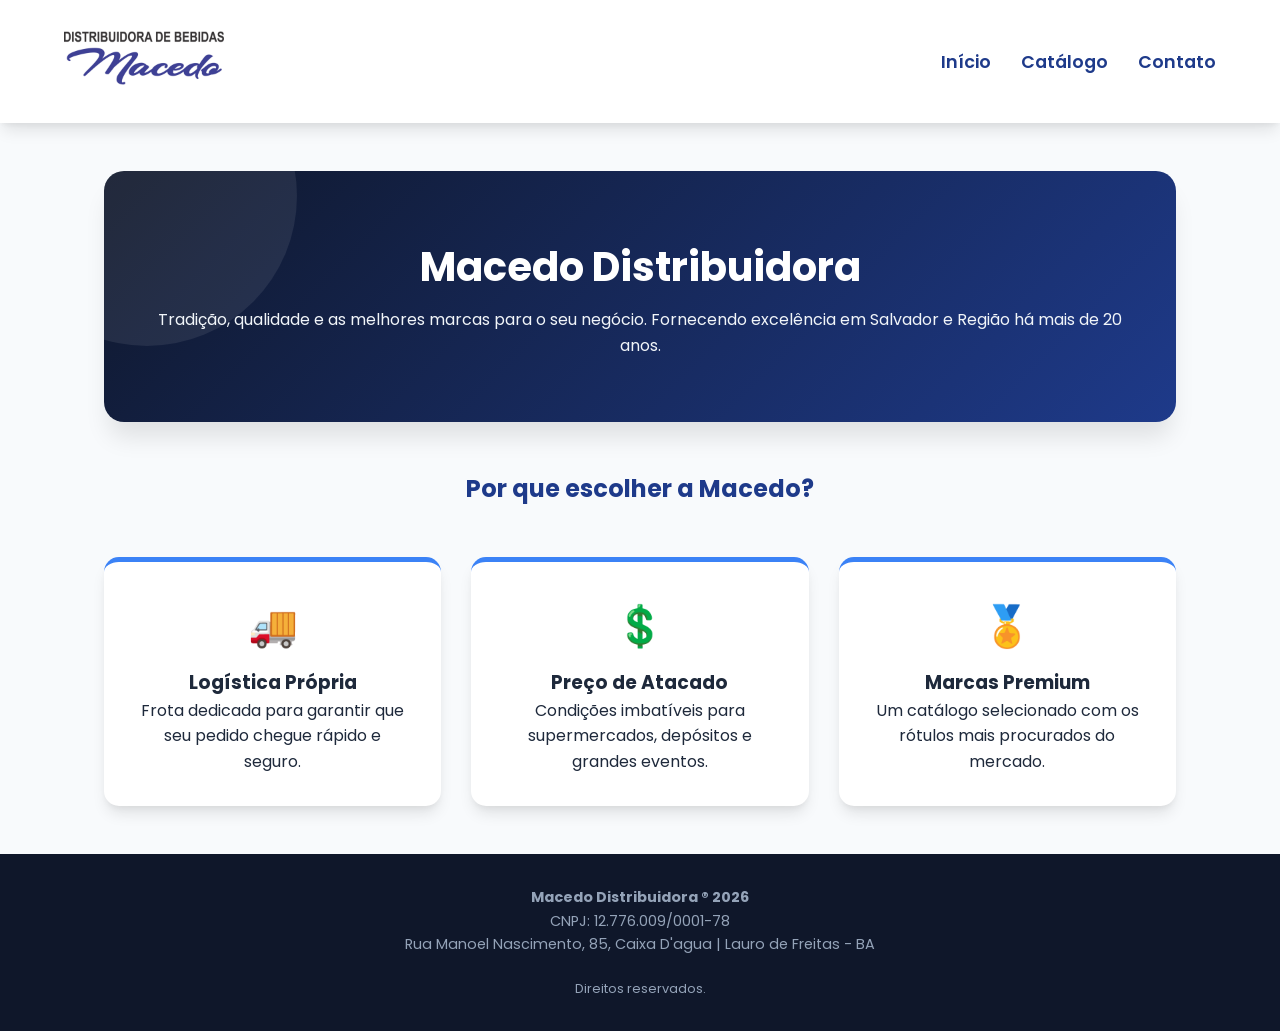
<file: index.html>
<!DOCTYPE html>
<html lang="pt-br">
<head>
    <meta charset="UTF-8">
    <meta name="viewport" content="width=device-width, initial-scale=1.0">
    <title>Macedo Distribuidora | Home</title>
    <link rel="stylesheet" href="style.css">
</head>
<body>

    <header>
        <div class="logo-container">
            <img src="imagens/logo_macedo.png" alt="Macedo Distribuidora">
        </div>
        <nav>
            <ul>
                <li><a href="index.html">Início</a></li>
                <li><a href="catalogo.html">Catálogo</a></li>
                <li><a href="contato.html">Contato</a></li>
            </ul>
        </nav>
    </header>

    <main>
        <section class="hero">
            <h1>Macedo Distribuidora</h1>
            <p>Tradição, qualidade e as melhores marcas para o seu negócio. Fornecendo excelência em Salvador e Região há mais de 20 anos.</p>
        </section>

        <section class="about">
            <h2 style="text-align: center; color: var(--primary-blue); margin-bottom: 20px;">Por que escolher a Macedo?</h2>
            
            <div class="features">
                <div class="feature-box">
                    <div style="font-size: 2.5rem; margin-bottom: 10px;">🚚</div>
                    <h3>Logística Própria</h3>
                    <p>Frota dedicada para garantir que seu pedido chegue rápido e seguro.</p>
                </div>
                <div class="feature-box">
                    <div style="font-size: 2.5rem; margin-bottom: 10px;">💲</div>
                    <h3>Preço de Atacado</h3>
                    <p>Condições imbatíveis para supermercados, depósitos e grandes eventos.</p>
                </div>
                <div class="feature-box">
                    <div style="font-size: 2.5rem; margin-bottom: 10px;">🏅</div>
                    <h3>Marcas Premium</h3>
                    <p>Um catálogo selecionado com os rótulos mais procurados do mercado.</p>
                </div>
            </div>
        </section>
    </main>

    <footer>
        <p><strong>Macedo Distribuidora ® 2026</strong></p>
        <p>CNPJ: 12.776.009/0001-78</p>
        <p>Rua Manoel Nascimento, 85, Caixa D'agua | Lauro de Freitas - BA</p>
        <br>
        <p style="font-size: 0.8rem;">Direitos reservados.</p>
    </footer>

</body>
</html>
</file>
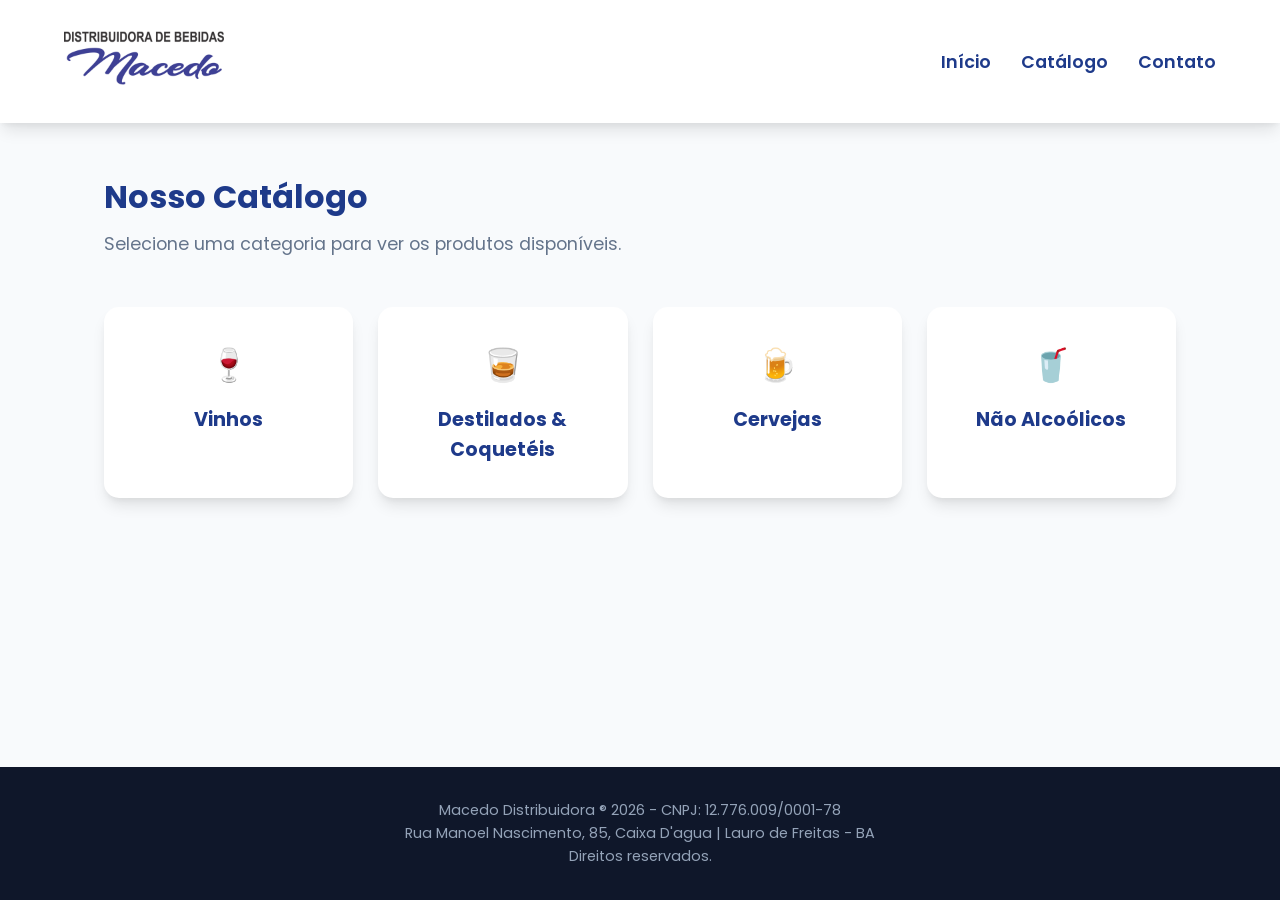
<file: catalogo.html>
<!DOCTYPE html>
<html lang="pt-br">
<head>
    <meta charset="UTF-8">
    <meta name="viewport" content="width=device-width, initial-scale=1.0">
    <title>Macedo Distribuidora | Catálogo</title>
    <link rel="stylesheet" href="style.css">
</head>
<body>

    <header>
        <div class="logo-container">
            <img src="imagens/logo_macedo.png" alt="Logo Macedo Distribuidora">
        </div>
        <nav>
            <ul>
                <li><a href="index.html">Início</a></li>
                <li><a href="catalogo.html">Catálogo</a></li>
                <li><a href="contato.html">Contato</a></li>
            </ul>
        </nav>
    </header>

    <main>
        <h1>Nosso Catálogo</h1>
        
        <p class="page-subtitle">Selecione uma categoria para ver os produtos disponíveis.</p>

        <div class="category-grid">
            <a href="vinhos.html" class="category-btn">
                <span style="font-size: 2rem;">🍷</span> 
                Vinhos
            </a>
            
            <a href="destilados.html" class="category-btn">
                <span style="font-size: 2rem;">🥃</span> 
                Destilados & Coquetéis
            </a>
            
            <a href="cervejas.html" class="category-btn">
                <span style="font-size: 2rem;">🍺</span> 
                Cervejas
            </a>
            
            <a href="#" class="category-btn">
                <span style="font-size: 2rem;">🥤</span> 
                Não Alcoólicos
            </a>
        </div>
    </main>

    <footer>
        <p>Macedo Distribuidora ® 2026 - CNPJ: 12.776.009/0001-78</p>
        <p>Rua Manoel Nascimento, 85, Caixa D'agua | Lauro de Freitas - BA</p>
        <p>Direitos reservados.</p>
    </footer>

</body>
</html>
</file>
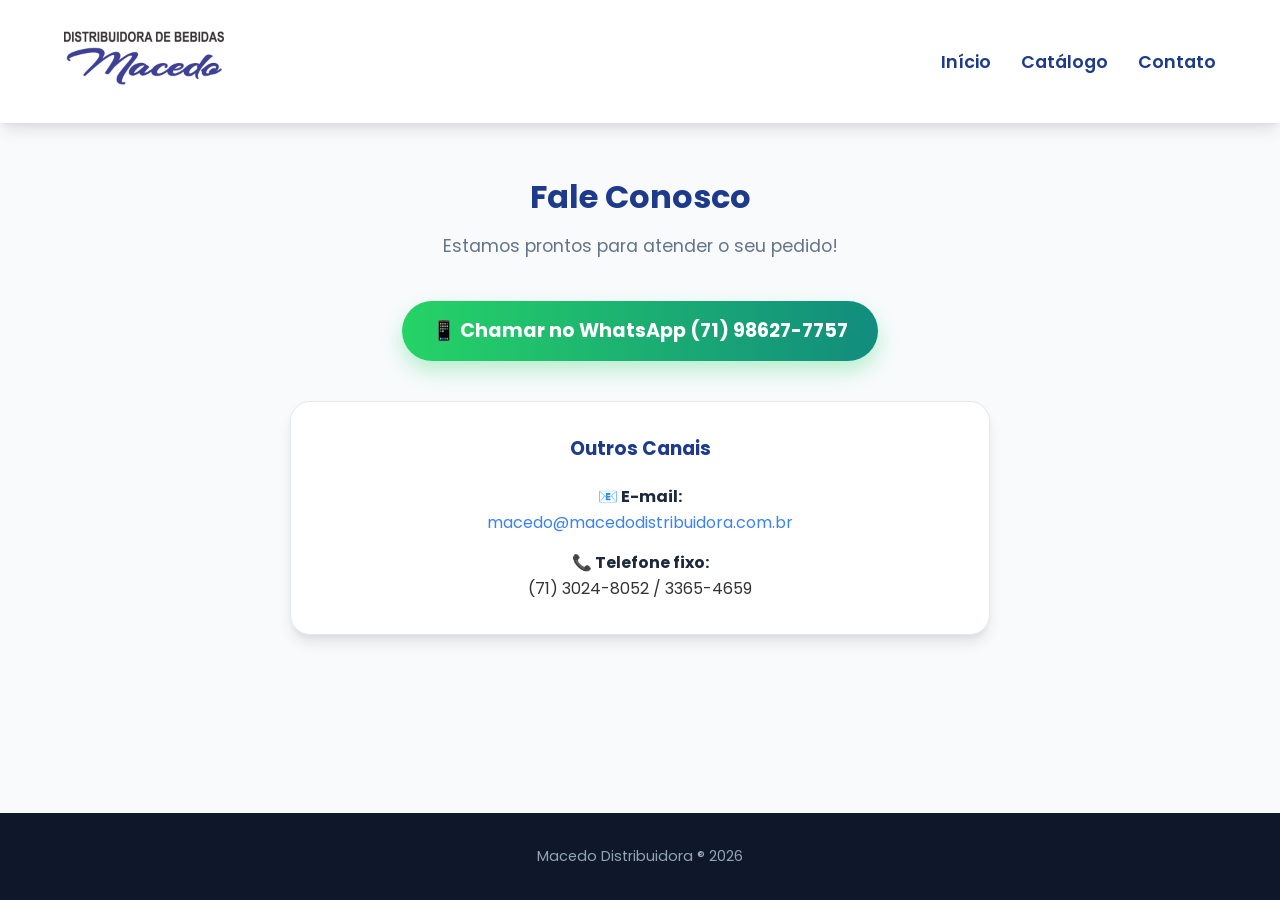
<file: contato.html>
<!DOCTYPE html>
<html lang="pt-br">
<head>
    <meta charset="UTF-8">
    <meta name="viewport" content="width=device-width, initial-scale=1.0">
    <title>Macedo Distribuidora | Contato</title>
    <link rel="stylesheet" href="style.css">
</head>
<body>

    <header>
        <div class="logo-container">
            <img src="imagens/logo_macedo.png" alt="Macedo Distribuidora">
        </div>
        <nav>
            <ul>
                <li><a href="index.html">Início</a></li>
                <li><a href="catalogo.html">Catálogo</a></li>
                <li><a href="contato.html">Contato</a></li>
            </ul>
        </nav>
    </header>

    <main>
        <div class="contact-wrapper">
            
            <div class="contact-header">
                <h1 style="color: var(--primary-blue); margin-bottom: 10px;">Fale Conosco</h1>
                <p style="color: #64748b; font-size: 1.1rem;">
                    Estamos prontos para atender o seu pedido!
                </p>
            </div>

            <a href="https://wa.me/5571986277757?text=Ol%C3%A1!%20Gostaria%20de%20comprar%20produtos%20na%20Macedo%20Distribuidora!" target="_blank" class="btn-whatsapp">
                📱 Chamar no WhatsApp (71) 98627-7757
            </a>

            <div class="info-card">
                <h3 style="color: var(--primary-blue); margin-bottom: 20px;">Outros Canais</h3>
                
                <div style="display: flex; flex-direction: column; gap: 15px;">
                    <p>
                        <strong>📧 E-mail:</strong><br>
                        <a href="mailto:macedo@macedodistribuidora.com.br" style="color: var(--secondary-blue); text-decoration: none;">
                            macedo@macedodistribuidora.com.br
                        </a>
                    </p>
                    
                    <p>
                        <strong>📞 Telefone fixo:</strong><br>
                        <span style="color: #333;">(71) 3024-8052 / 3365-4659</span>
                    </p>
                </div>
            </div>

        </div>
    </main>

    <footer>
        <p>Macedo Distribuidora ® 2026</p>
    </footer>

</body>
</html>
</file>
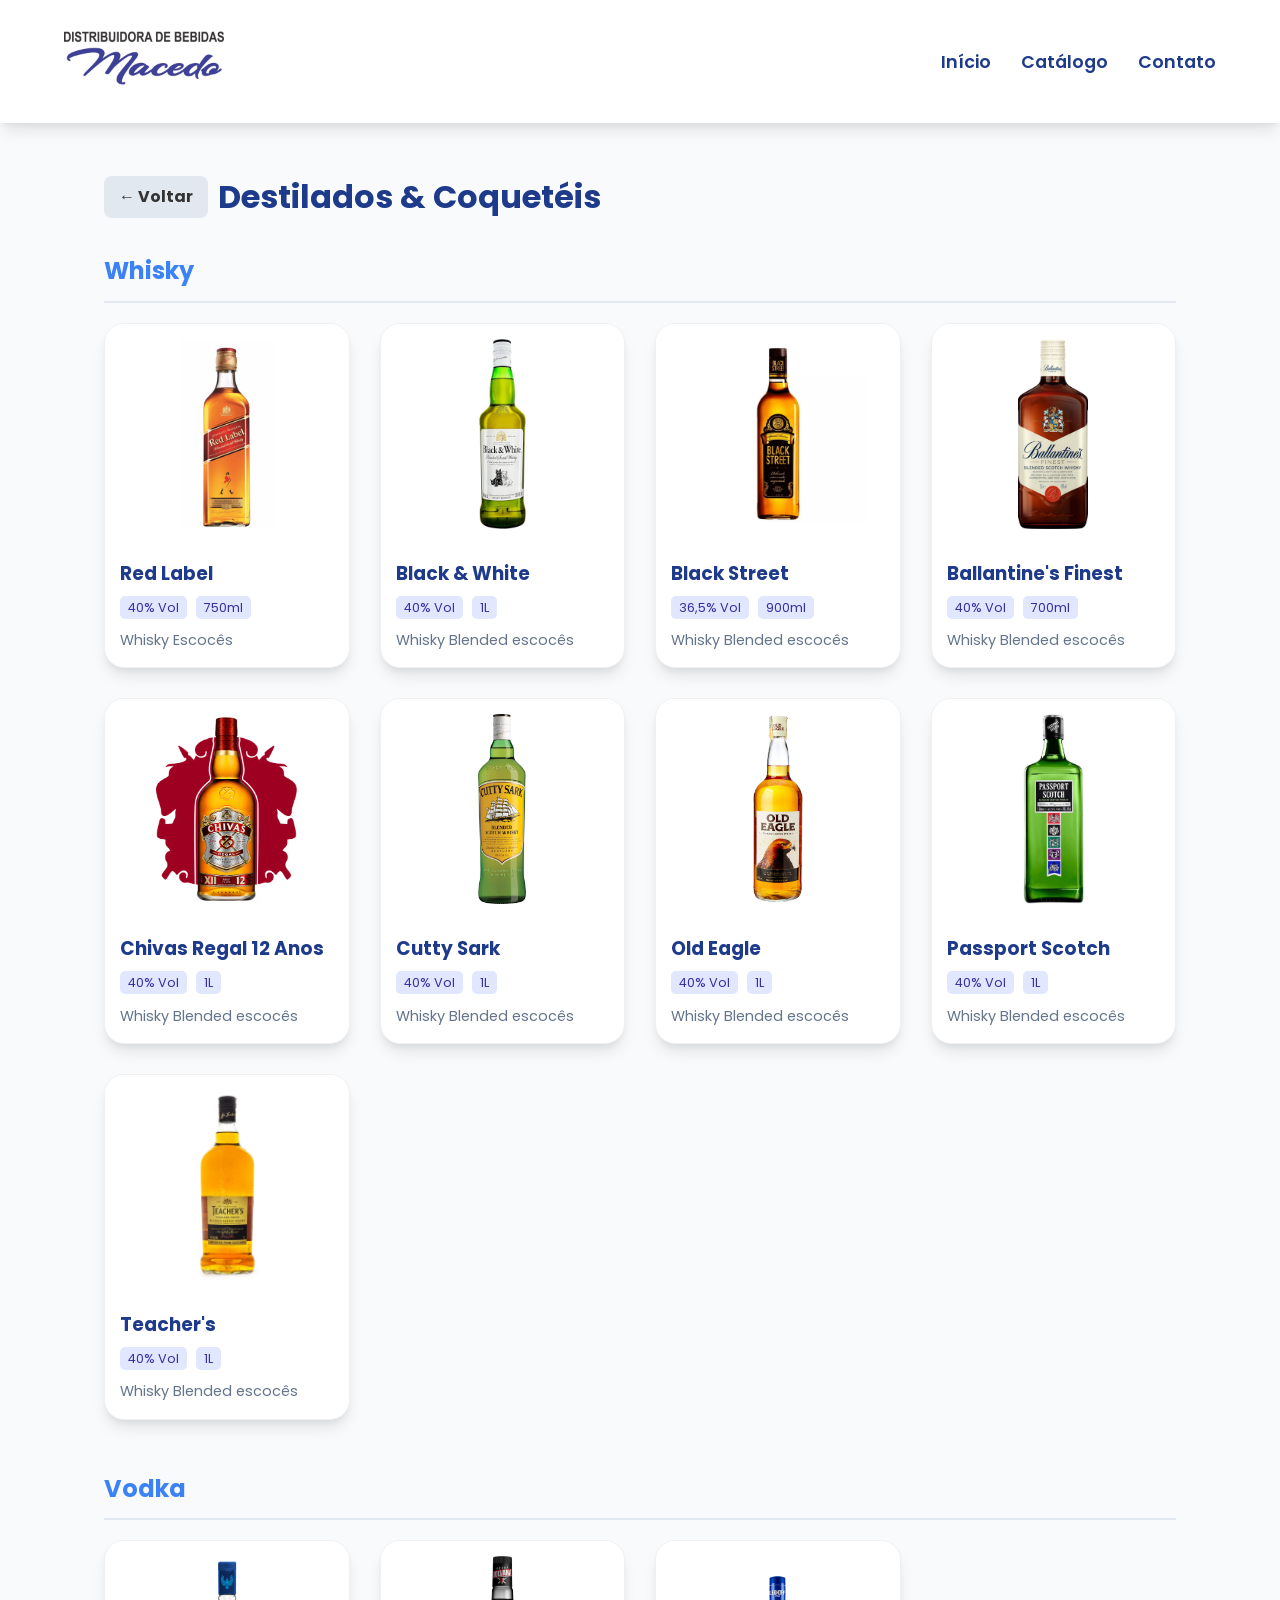
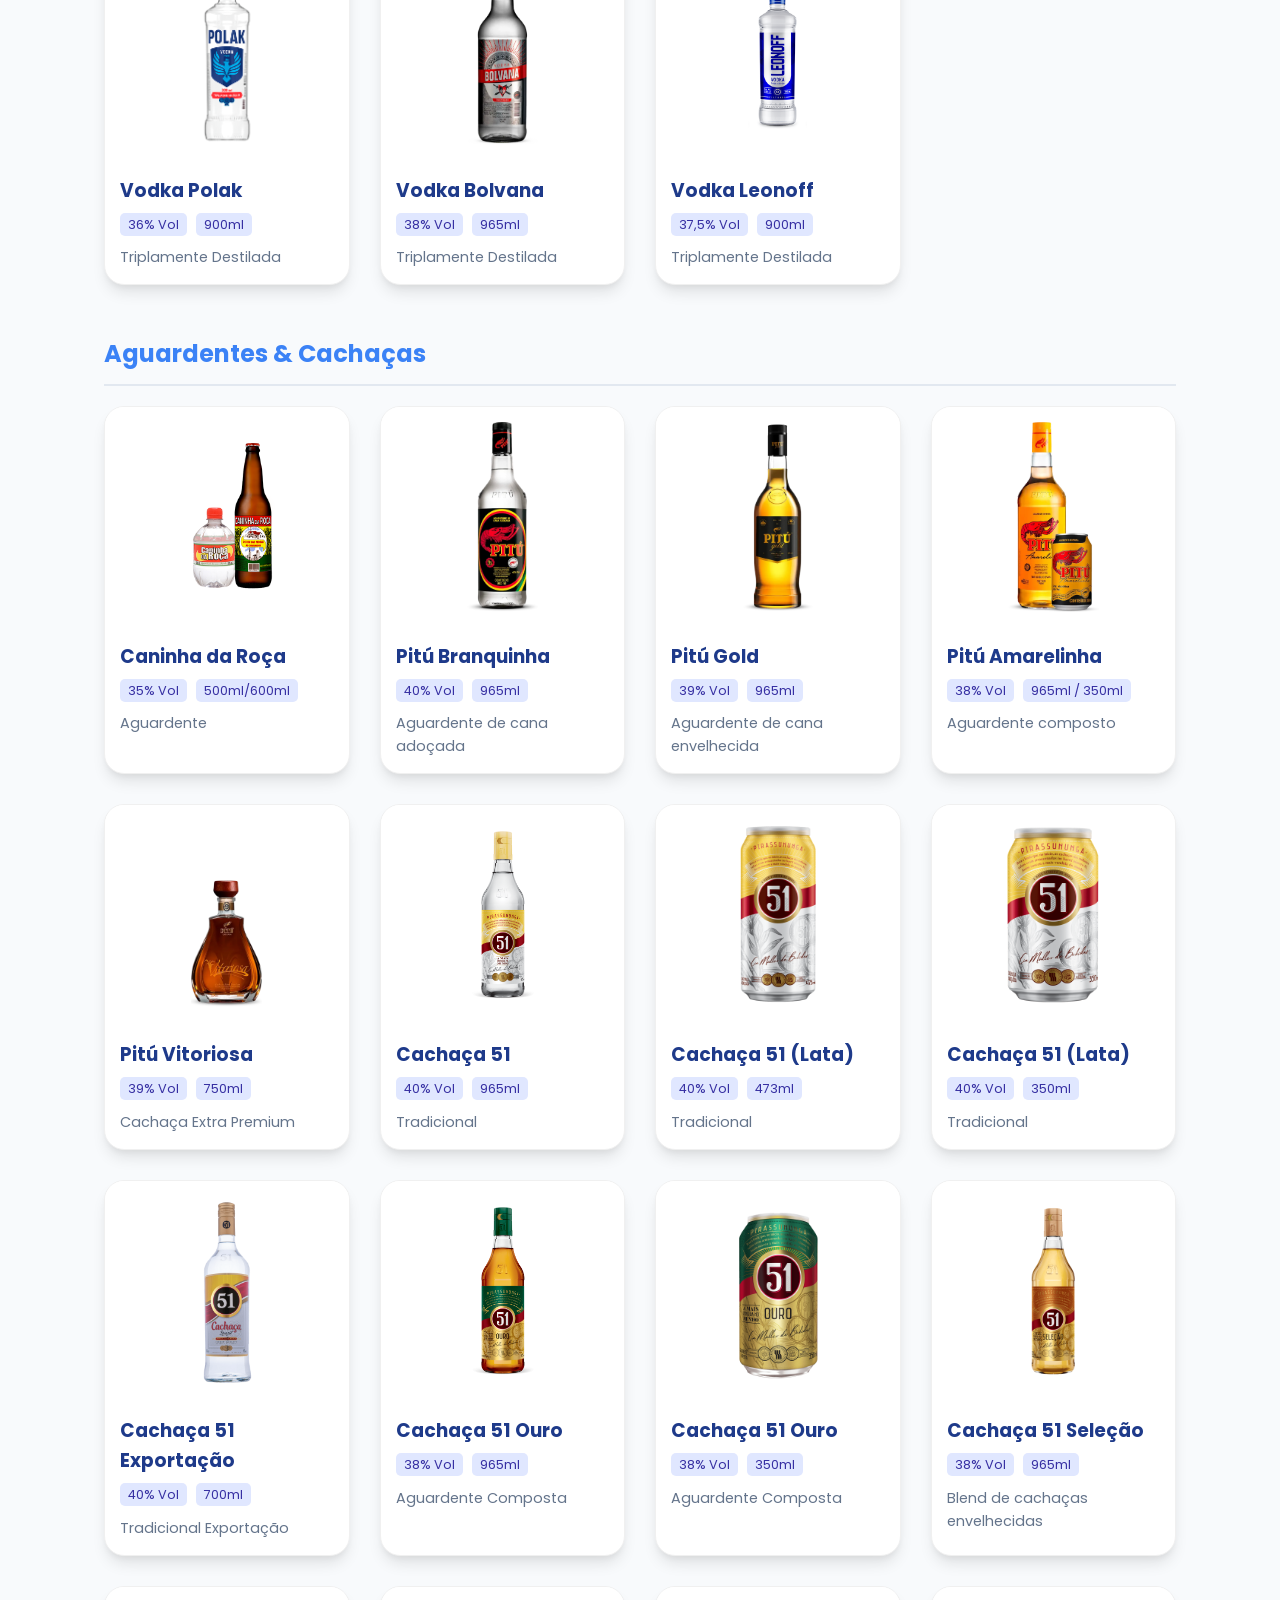
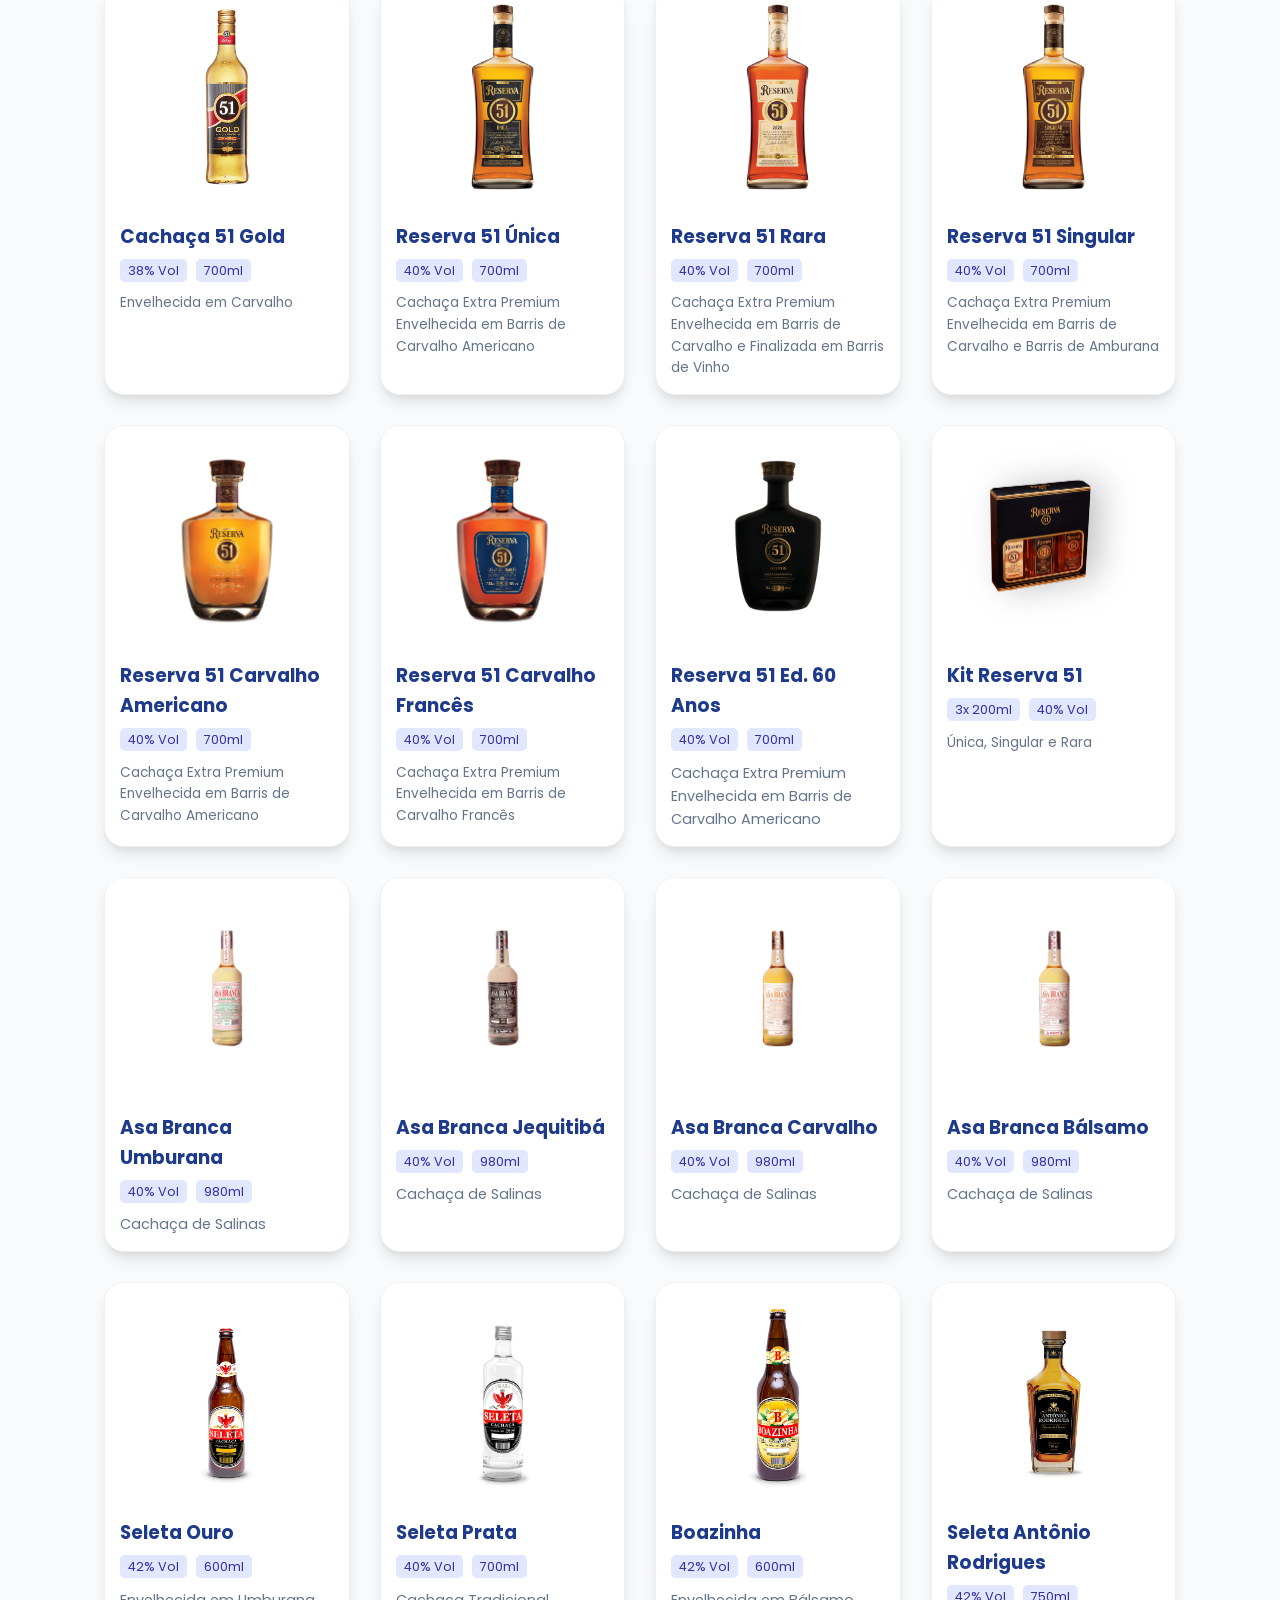
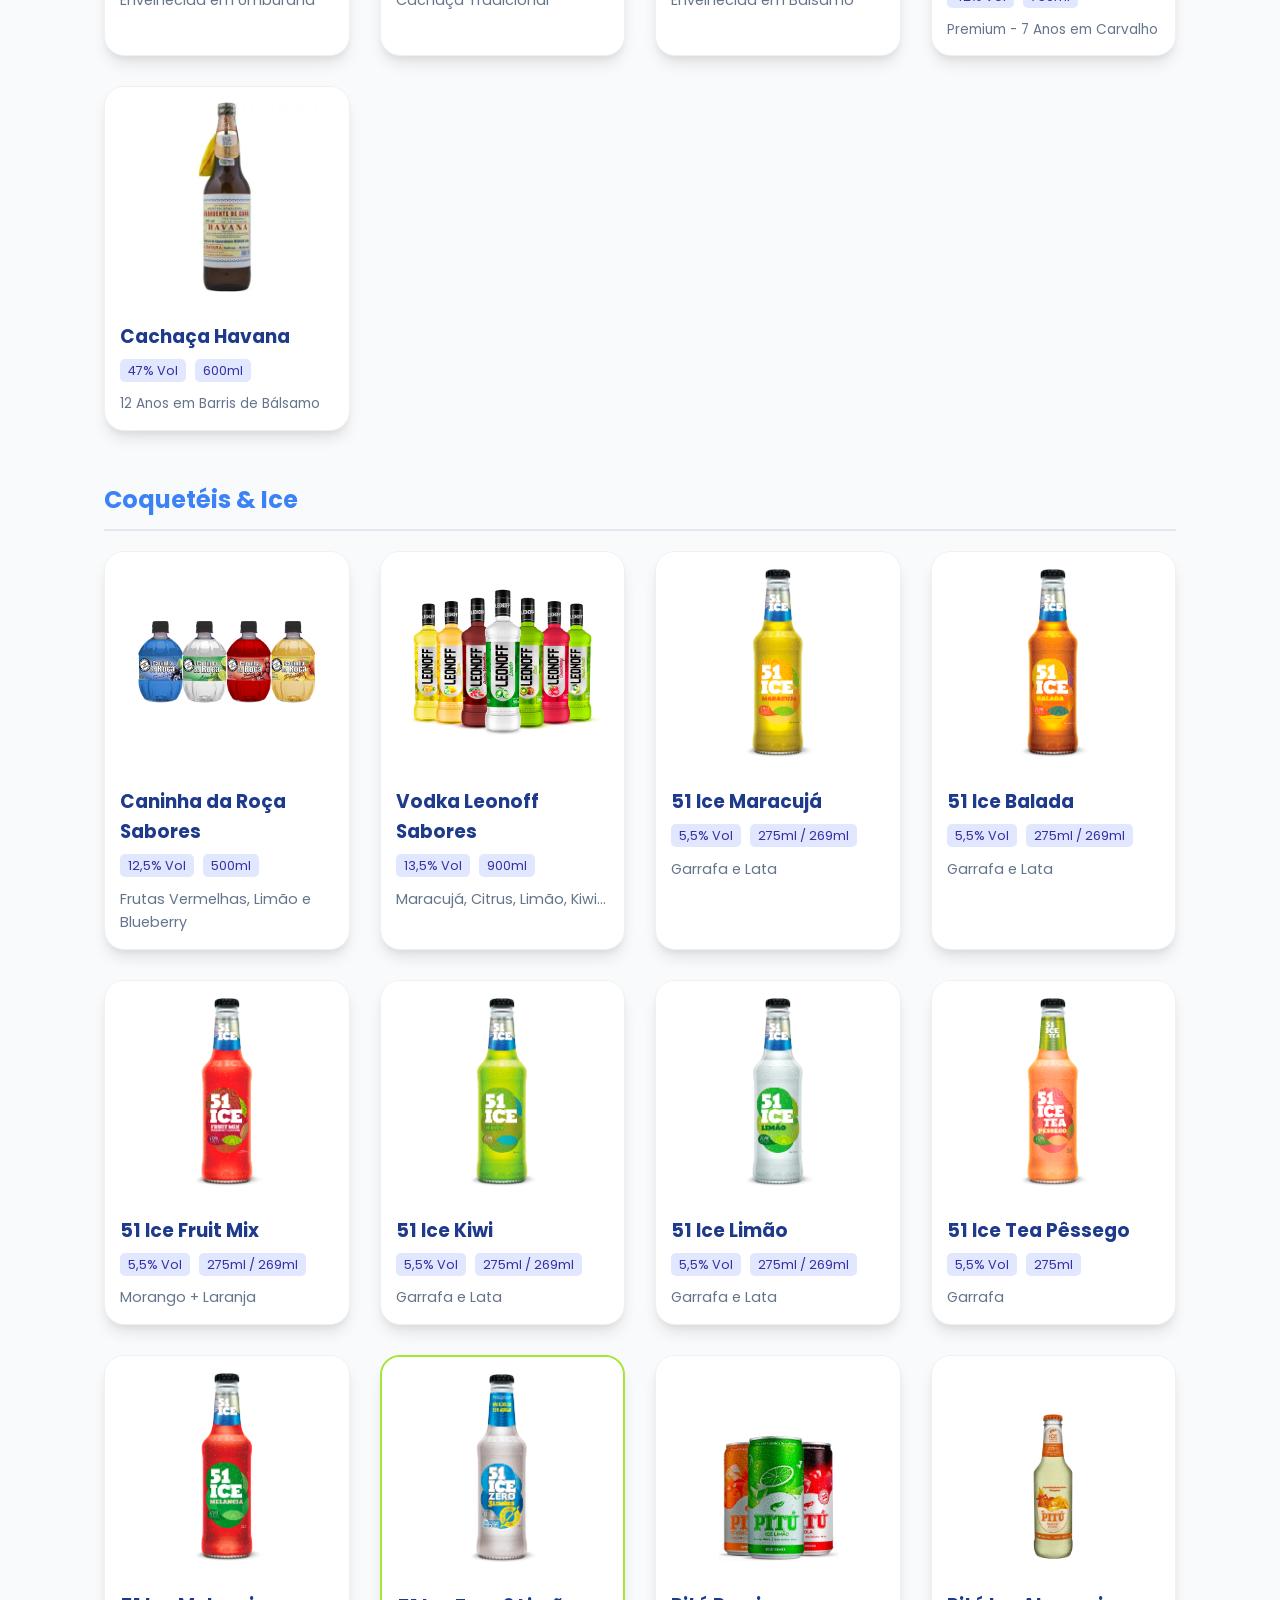
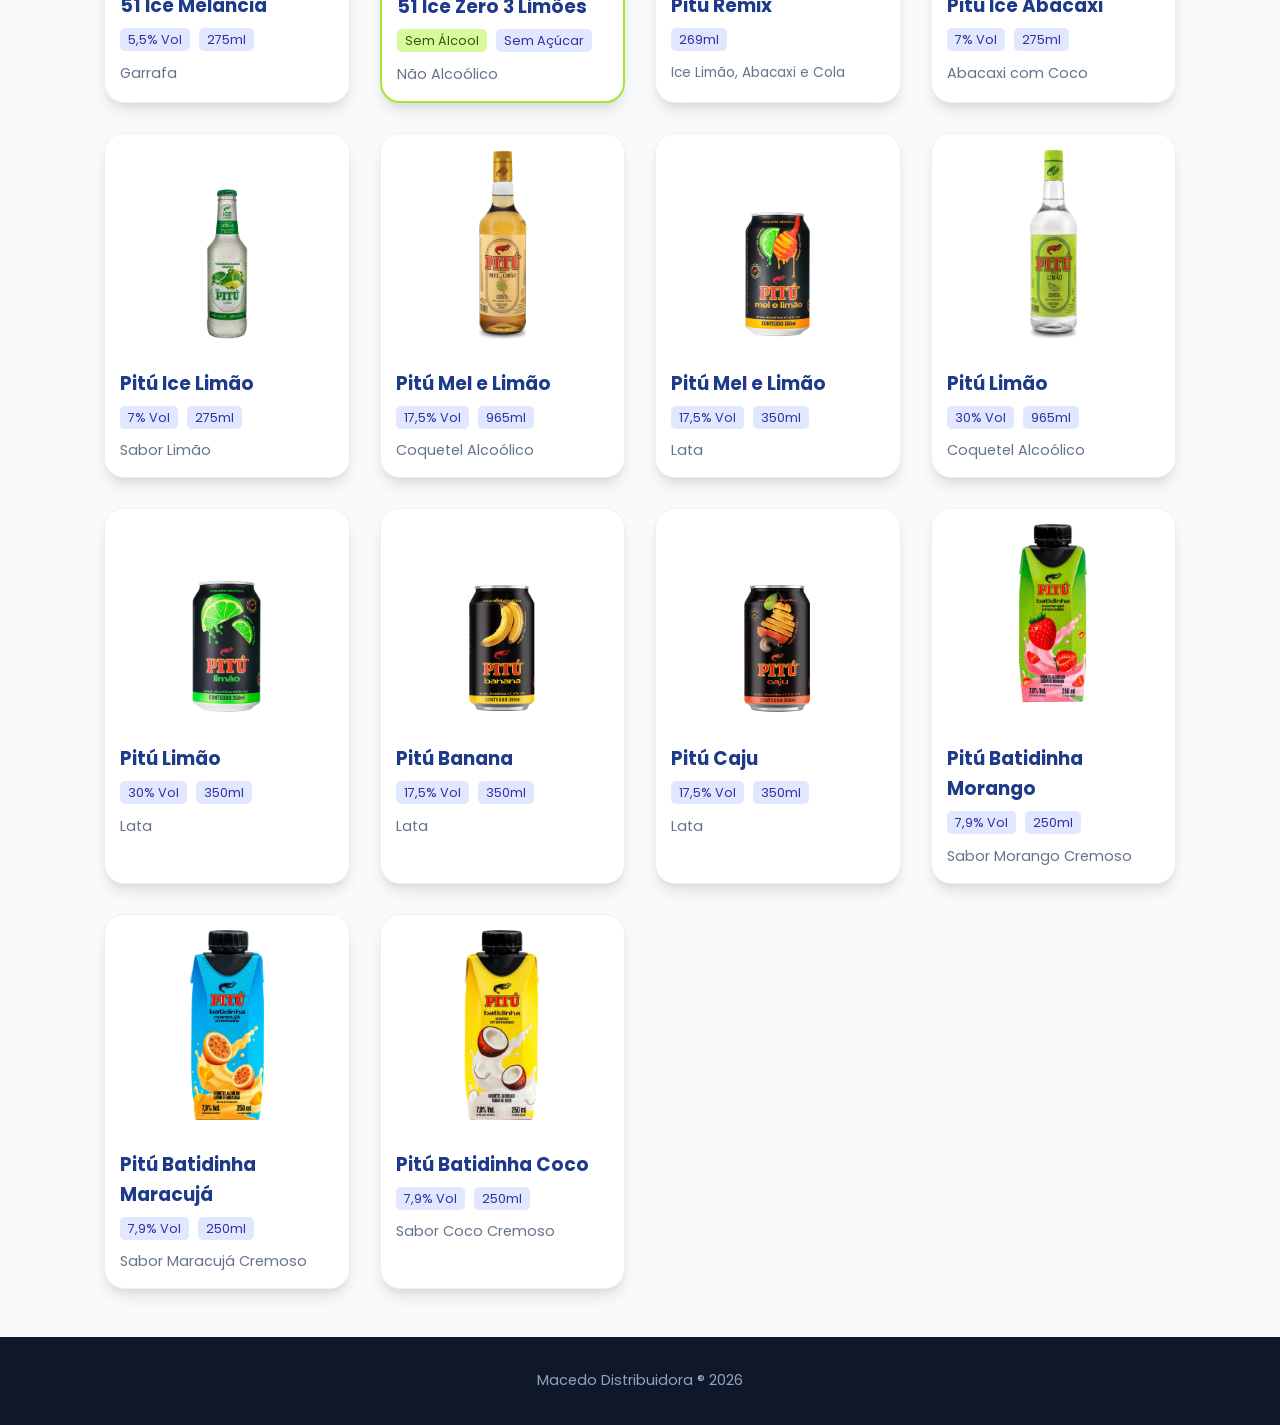
<file: destilados.html>
<!DOCTYPE html>
<html lang="pt-br">
<head>
    <meta charset="UTF-8">
    <meta name="viewport" content="width=device-width, initial-scale=1.0">
    <title>Macedo | Destilados</title>
    <link rel="stylesheet" href="style.css">
</head>
<body>

    <header>
        <div class="logo-container">
            <img src="imagens/logo_macedo.png" alt="Logo">
        </div>
        <nav>
            <ul>
                <li><a href="index.html">Início</a></li>
                <li><a href="catalogo.html">Catálogo</a></li>
                <li><a href="contato.html">Contato</a></li>
            </ul>
        </nav>
    </header>

    <main>
        <div style="margin-bottom: 30px; display: flex; align-items: center; gap: 10px;">
            <a href="catalogo.html" style="text-decoration: none; background: #e2e8f0; padding: 8px 15px; border-radius: 8px; color: #333; font-weight: bold;">&larr; Voltar</a>
            <h1 style="color: var(--primary-blue); margin: 0;">Destilados & Coquetéis</h1>
        </div>

        <h2 style="color: var(--secondary-blue); margin: 30px 0 20px 0; border-bottom: 2px solid #e2e8f0; padding-bottom: 10px;">Whisky</h2>

        <div class="products-grid">
            <div class="product-card">
                <div class="product-img-container">
                    <img src="imagens/whisky/red_label.jpg" class="product-img" alt="Red Label">
                </div>
                <div class="product-info">
                    <h3 class="product-name">Red Label</h3>
                    <div style="margin-bottom: 10px;">
                        <span class="tag">40% Vol</span>
                        <span class="tag">750ml</span>
                    </div>
                    <p style="color: #64748b; font-size: 0.9rem;">Whisky Escocês</p>
                </div>
            </div>

            <div class="product-card">
                <div class="product-img-container">
                    <img src="imagens/whisky/black_white.jpg" class="product-img" alt="Black & White">
                </div>
                <div class="product-info">
                    <h3 class="product-name">Black & White</h3>
                    <div style="margin-bottom: 10px;">
                        <span class="tag">40% Vol</span>
                        <span class="tag">1L</span>
                    </div>
                    <p style="color: #64748b; font-size: 0.9rem;">Whisky Blended escocês</p>
                </div>
            </div>

            <div class="product-card">
                <div class="product-img-container">
                    <img src="imagens/whisky/black_street.jpg" class="product-img" alt="Black Street">
                </div>
                <div class="product-info">
                    <h3 class="product-name">Black Street</h3>
                    <div style="margin-bottom: 10px;">
                        <span class="tag">36,5% Vol</span>
                        <span class="tag">900ml</span>
                    </div>
                    <p style="color: #64748b; font-size: 0.9rem;">Whisky Blended escocês</p>
                </div>
            </div>

            <div class="product-card">
                <div class="product-img-container">
                    <img src="imagens/whisky/ballantines_finest.jpg" class="product-img" alt="Ballantine's Finest">
                </div>
                <div class="product-info">
                    <h3 class="product-name">Ballantine's Finest</h3>
                    <div style="margin-bottom: 10px;">
                        <span class="tag">40% Vol</span>
                        <span class="tag">700ml</span>
                    </div>
                    <p style="color: #64748b; font-size: 0.9rem;">Whisky Blended escocês</p>
                </div>
            </div>

            <div class="product-card">
                <div class="product-img-container">
                    <img src="imagens/whisky/chivas.jpg" class="product-img" alt="Chivas Regal 12 Anos">
                </div>
                <div class="product-info">
                    <h3 class="product-name">Chivas Regal 12 Anos</h3>
                    <div style="margin-bottom: 10px;">
                        <span class="tag">40% Vol</span>
                        <span class="tag">1L</span>
                    </div>
                    <p style="color: #64748b; font-size: 0.9rem;">Whisky Blended escocês</p>
                </div>
            </div>

            <div class="product-card">
                <div class="product-img-container">
                    <img src="imagens/whisky/cutty_sark.jpg" class="product-img" alt="Cutty Sark">
                </div>
                <div class="product-info">
                    <h3 class="product-name">Cutty Sark</h3>
                    <div style="margin-bottom: 10px;">
                        <span class="tag">40% Vol</span>
                        <span class="tag">1L</span>
                    </div>
                    <p style="color: #64748b; font-size: 0.9rem;">Whisky Blended escocês</p>
                </div>
            </div>

            <div class="product-card">
                <div class="product-img-container">
                    <img src="imagens/whisky/old_eagle.jpg" class="product-img" alt="Old Eagle">
                </div>
                <div class="product-info">
                    <h3 class="product-name">Old Eagle</h3>
                    <div style="margin-bottom: 10px;">
                        <span class="tag">40% Vol</span>
                        <span class="tag">1L</span>
                    </div>
                    <p style="color: #64748b; font-size: 0.9rem;">Whisky Blended escocês</p>
                </div>
            </div>

            <div class="product-card">
                <div class="product-img-container">
                    <img src="imagens/whisky/passport_scotch.jpg" class="product-img" alt="Passport Scotch">
                </div>
                <div class="product-info">
                    <h3 class="product-name">Passport Scotch</h3>
                    <div style="margin-bottom: 10px;">
                        <span class="tag">40% Vol</span>
                        <span class="tag">1L</span>
                    </div>
                    <p style="color: #64748b; font-size: 0.9rem;">Whisky Blended escocês</p>
                </div>
            </div>

            <div class="product-card">
                <div class="product-img-container">
                    <img src="imagens/whisky/teachers.jpg" class="product-img" alt="Teacher's">
                </div>
                <div class="product-info">
                    <h3 class="product-name">Teacher's</h3>
                    <div style="margin-bottom: 10px;">
                        <span class="tag">40% Vol</span>
                        <span class="tag">1L</span> 
                    </div>
                    <p style="color: #64748b; font-size: 0.9rem;">Whisky Blended escocês</p>
                </div>
            </div>
        </div>

        <h2 style="color: var(--secondary-blue); margin: 50px 0 20px 0; border-bottom: 2px solid #e2e8f0; padding-bottom: 10px;">Vodka</h2>
        
        <div class="products-grid">
            
            <div class="product-card">
                <div class="product-img-container">
                    <img src="imagens/vodka/vodka_polak.png" class="product-img" alt="Vodka Polak">
                </div>
                <div class="product-info">
                    <h3 class="product-name">Vodka Polak</h3>
                    <div style="margin-bottom: 10px;">
                        <span class="tag">36% Vol</span>
                        <span class="tag">900ml</span>
                    </div>
                    <p style="color: #64748b; font-size: 0.9rem;">Triplamente Destilada</p>
                </div>
            </div>

            <div class="product-card">
                <div class="product-img-container">
                    <img src="imagens/vodka/vodka_bolvana.png" class="product-img" alt="Vodka Bolvana">
                </div>
                <div class="product-info">
                    <h3 class="product-name">Vodka Bolvana</h3>
                    <div style="margin-bottom: 10px;">
                        <span class="tag">38% Vol</span>
                        <span class="tag">965ml</span>
                    </div>
                    <p style="color: #64748b; font-size: 0.9rem;">Triplamente Destilada</p>
                </div>
            </div>

            <div class="product-card">
                <div class="product-img-container">
                    <img src="imagens/vodka/vodka_leonoff.png" class="product-img" alt="Vodka Leonoff">
                </div>
                <div class="product-info">
                    <h3 class="product-name">Vodka Leonoff</h3>
                    <div style="margin-bottom: 10px;">
                        <span class="tag">37,5% Vol</span>
                        <span class="tag">900ml</span>
                    </div>
                    <p style="color: #64748b; font-size: 0.9rem;">Triplamente Destilada</p>
                </div>
            </div>

        </div>

        <h2 style="color: var(--secondary-blue); margin: 50px 0 20px 0; border-bottom: 2px solid #e2e8f0; padding-bottom: 10px;">Aguardentes & Cachaças</h2>
        
        <div class="products-grid">
            
            <div class="product-card">
                <div class="product-img-container">
                    <img src="imagens/aguardente/caninha_roca.png" class="product-img" alt="Caninha da Roça">
                </div>
                <div class="product-info">
                    <h3 class="product-name">Caninha da Roça</h3>
                    <div style="margin-bottom: 10px;">
                        <span class="tag">35% Vol</span>
                        <span class="tag">500ml/600ml</span>
                    </div>
                    <p style="color: #64748b; font-size: 0.9rem;">Aguardente</p>
                </div>
            </div>

            <div class="product-card">
                <div class="product-img-container">
                    <img src="imagens/aguardente/pitu_branquinha.jpg" class="product-img" alt="Pitu Branquinha">
                </div>
                <div class="product-info">
                    <h3 class="product-name">Pitú Branquinha</h3>
                    <div style="margin-bottom: 10px;">
                        <span class="tag">40% Vol</span>
                        <span class="tag">965ml</span>
                    </div>
                    <p style="color: #64748b; font-size: 0.9rem;">Aguardente de cana adoçada</p>
                </div>
            </div>

            <div class="product-card">
                <div class="product-img-container">
                    <img src="imagens/aguardente/pitu_gold.jpg" class="product-img" alt="Pitu Gold">
                </div>
                <div class="product-info">
                    <h3 class="product-name">Pitú Gold</h3>
                    <div style="margin-bottom: 10px;">
                        <span class="tag">39% Vol</span>
                        <span class="tag">965ml</span>
                    </div>
                    <p style="color: #64748b; font-size: 0.9rem;">Aguardente de cana envelhecida</p>
                </div>
            </div>

            <div class="product-card">
                <div class="product-img-container">
                    <img src="imagens/aguardente/pitu_amarelinha.jpg" class="product-img" alt="Pitu Amarelinha">
                </div>
                <div class="product-info">
                    <h3 class="product-name">Pitú Amarelinha</h3>
                    <div style="margin-bottom: 10px;">
                        <span class="tag">38% Vol</span>
                        <span class="tag">965ml / 350ml</span>
                    </div>
                    <p style="color: #64748b; font-size: 0.9rem;">Aguardente composto</p>
                </div>
            </div>

            <div class="product-card">
                <div class="product-img-container">
                    <img src="imagens/aguardente/vitoriosa.jpg" class="product-img" alt="Pitu Vitoriosa">
                </div>
                <div class="product-info">
                    <h3 class="product-name">Pitú Vitoriosa</h3>
                    <div style="margin-bottom: 10px;">
                        <span class="tag">39% Vol</span>
                        <span class="tag">750ml</span>
                    </div>
                    <p style="color: #64748b; font-size: 0.9rem;">Cachaça Extra Premium</p>
                </div>
            </div>

            <div class="product-card">
                <div class="product-img-container">
                    <img src="imagens/aguardente/cachaca_51_965.png" class="product-img" alt="Cachaça 51">
                </div>
                <div class="product-info">
                    <h3 class="product-name">Cachaça 51</h3>
                    <div style="margin-bottom: 10px;">
                        <span class="tag">40% Vol</span>
                        <span class="tag">965ml</span>
                    </div>
                    <p style="color: #64748b; font-size: 0.9rem;">Tradicional</p>
                </div>
            </div>

            <div class="product-card">
                <div class="product-img-container">
                    <img src="imagens/aguardente/cachaca_51_lata.png" class="product-img" alt="Cachaça 51 Lata">
                </div>
                <div class="product-info">
                    <h3 class="product-name">Cachaça 51 (Lata)</h3>
                    <div style="margin-bottom: 10px;">
                        <span class="tag">40% Vol</span>
                        <span class="tag">473ml</span>
                    </div>
                    <p style="color: #64748b; font-size: 0.9rem;">Tradicional</p>
                </div>
            </div>

            <div class="product-card">
                <div class="product-img-container">
                    <img src="imagens/aguardente/cachaca_51_lata2.png" class="product-img" alt="Cachaça 51 Lata">
                </div>
                <div class="product-info">
                    <h3 class="product-name">Cachaça 51 (Lata)</h3>
                    <div style="margin-bottom: 10px;">
                        <span class="tag">40% Vol</span>
                        <span class="tag">350ml</span>
                    </div>
                    <p style="color: #64748b; font-size: 0.9rem;">Tradicional</p>
                </div>
            </div>

            <div class="product-card">
                <div class="product-img-container">
                    <img src="imagens/aguardente/cachaca_51_exportacao.png" class="product-img" alt="Cachaça 51 Exportação">
                </div>
                <div class="product-info">
                    <h3 class="product-name">Cachaça 51 Exportação</h3>
                    <div style="margin-bottom: 10px;">
                        <span class="tag">40% Vol</span>
                        <span class="tag">700ml</span>
                    </div>
                    <p style="color: #64748b; font-size: 0.9rem;">Tradicional Exportação</p>
                </div>
            </div>

            <div class="product-card">
                <div class="product-img-container">
                    <img src="imagens/aguardente/cachaca_51_ouro.png" class="product-img" alt="Cachaça 51 Ouro">
                </div>
                <div class="product-info">
                    <h3 class="product-name">Cachaça 51 Ouro</h3>
                    <div style="margin-bottom: 10px;">
                        <span class="tag">38% Vol</span>
                        <span class="tag">965ml</span>
                    </div>
                    <p style="color: #64748b; font-size: 0.9rem;">Aguardente Composta</p>
                </div>
            </div>

            <div class="product-card">
                <div class="product-img-container">
                    <img src="imagens/aguardente/cachaca_51_ouro2.png" class="product-img" alt="Cachaça 51 Ouro Lata">
                </div>
                <div class="product-info">
                    <h3 class="product-name">Cachaça 51 Ouro</h3>
                    <div style="margin-bottom: 10px;">
                        <span class="tag">38% Vol</span>
                        <span class="tag">350ml</span>
                    </div>
                    <p style="color: #64748b; font-size: 0.9rem;">Aguardente Composta</p>
                </div>
            </div>

            <div class="product-card">
                <div class="product-img-container">
                    <img src="imagens/aguardente/cachaca_51_selecao.png" class="product-img" alt="Cachaça 51 Seleção">
                </div>
                <div class="product-info">
                    <h3 class="product-name">Cachaça 51 Seleção</h3>
                    <div style="margin-bottom: 10px;">
                        <span class="tag">38% Vol</span>
                        <span class="tag">965ml</span>
                    </div>
                    <p style="color: #64748b; font-size: 0.9rem;">Blend de cachaças envelhecidas</p>
                </div>
            </div>

            <div class="product-card">
                <div class="product-img-container">
                    <img src="imagens/aguardente/cachaca_51_gold.jpg" class="product-img" alt="Cachaça 51 Gold">
                </div>
                <div class="product-info">
                    <h3 class="product-name">Cachaça 51 Gold</h3>
                    <div style="margin-bottom: 10px;">
                        <span class="tag">38% Vol</span>
                        <span class="tag">700ml</span>
                    </div>
                    <p style="color: #64748b; font-size: 0.85rem;">Envelhecida em Carvalho</p>
                </div>
            </div>

            <div class="product-card">
                <div class="product-img-container">
                    <img src="imagens/aguardente/reserva_51_unico.png" class="product-img" alt="Reserva 51 Única">
                </div>
                <div class="product-info">
                    <h3 class="product-name">Reserva 51 Única</h3>
                    <div style="margin-bottom: 10px;">
                        <span class="tag">40% Vol</span>
                        <span class="tag">700ml</span>
                    </div>
                    <p style="color: #64748b; font-size: 0.85rem;">Cachaça Extra Premium Envelhecida em Barris de Carvalho Americano</p>
                </div>
            </div>

            <div class="product-card">
                <div class="product-img-container">
                    <img src="imagens/aguardente/reserva_51_rara.png" class="product-img" alt="Reserva 51 Rara">
                </div>
                <div class="product-info">
                    <h3 class="product-name">Reserva 51 Rara</h3>
                    <div style="margin-bottom: 10px;">
                        <span class="tag">40% Vol</span>
                        <span class="tag">700ml</span>
                    </div>
                    <p style="color: #64748b; font-size: 0.85rem;">Cachaça Extra Premium Envelhecida em Barris de Carvalho e Finalizada em Barris de Vinho</p>
                </div>
            </div>

            <div class="product-card">
                <div class="product-img-container">
                    <img src="imagens/aguardente/reserva_51_singular.png" class="product-img" alt="Reserva 51 Singular">
                </div>
                <div class="product-info">
                    <h3 class="product-name">Reserva 51 Singular</h3>
                    <div style="margin-bottom: 10px;">
                        <span class="tag">40% Vol</span>
                        <span class="tag">700ml</span>
                    </div>
                    <p style="color: #64748b; font-size: 0.85rem;">Cachaça Extra Premium Envelhecida em Barris de Carvalho e Barris de Amburana</p>
                </div>
            </div>

            <div class="product-card">
                <div class="product-img-container">
                    <img src="imagens/aguardente/reserva_51.png" class="product-img" alt="51 Carvalho Americano">
                </div>
                <div class="product-info">
                    <h3 class="product-name">Reserva 51 Carvalho Americano</h3>
                    <div style="margin-bottom: 10px;">
                        <span class="tag">40% Vol</span>
                        <span class="tag">700ml</span>
                    </div>
                    <p style="color: #64748b; font-size: 0.85rem;">Cachaça Extra Premium Envelhecida em Barris de Carvalho Americano</p>
                </div>
            </div>

            <div class="product-card">
                <div class="product-img-container">
                    <img src="imagens/aguardente/reserva_especial_51.png" class="product-img" alt="51 Carvalho Francês">
                </div>
                <div class="product-info">
                    <h3 class="product-name">Reserva 51 Carvalho Francês</h3>
                    <div style="margin-bottom: 10px;">
                        <span class="tag">40% Vol</span>
                        <span class="tag">700ml</span>
                    </div>
                    <p style="color: #64748b; font-size: 0.85rem;">Cachaça Extra Premium Envelhecida em Barris de Carvalho Francês</p>
                </div>
            </div>

            <div class="product-card">
                <div class="product-img-container">
                    <img src="imagens/aguardente/reserva_especial60_51.png" class="product-img" alt="Reserva 51 60 Anos">
                </div>
                <div class="product-info">
                    <h3 class="product-name">Reserva 51 Ed. 60 Anos</h3>
                    <div style="margin-bottom: 10px;">
                        <span class="tag">40% Vol</span>
                        <span class="tag">700ml</span>
                    </div>
                    <p style="color: #64748b; font-size: 0.9rem;">Cachaça Extra Premium Envelhecida em Barris de Carvalho Americano</p>
                </div>
            </div>

            <div class="product-card">
                <div class="product-img-container">
                    <img src="imagens/aguardente/kit_reserva_51.png" class="product-img" alt="Kit Reserva 51">
                </div>
                <div class="product-info">
                    <h3 class="product-name">Kit Reserva 51</h3>
                    <div style="margin-bottom: 10px;">
                        <span class="tag">3x 200ml</span>
                        <span class="tag">40% Vol</span>
                    </div>
                    <p style="color: #64748b; font-size: 0.85rem;">Única, Singular e Rara</p>
                </div>
            </div>

            <div class="product-card">
                <div class="product-img-container">
                    <img src="imagens/aguardente/asabranca_umburana.png" class="product-img" alt="Asa Branca Umburana">
                </div>
                <div class="product-info">
                    <h3 class="product-name">Asa Branca Umburana</h3>
                    <div style="margin-bottom: 10px;">
                        <span class="tag">40% Vol</span>
                        <span class="tag">980ml</span>
                    </div>
                    <p style="color: #64748b; font-size: 0.9rem;">Cachaça de Salinas</p>
                </div>
            </div>

            <div class="product-card">
                <div class="product-img-container">
                    <img src="imagens/aguardente/asabranca_jequitiba.png" class="product-img" alt="Asa Branca Jequitibá">
                </div>
                <div class="product-info">
                    <h3 class="product-name">Asa Branca Jequitibá</h3>
                    <div style="margin-bottom: 10px;">
                        <span class="tag">40% Vol</span>
                        <span class="tag">980ml</span>
                    </div>
                    <p style="color: #64748b; font-size: 0.9rem;">Cachaça de Salinas</p>
                </div>
            </div>

            <div class="product-card">
                <div class="product-img-container">
                    <img src="imagens/aguardente/asabranca_carvalho.png" class="product-img" alt="Asa Branca Carvalho">
                </div>
                <div class="product-info">
                    <h3 class="product-name">Asa Branca Carvalho</h3>
                    <div style="margin-bottom: 10px;">
                        <span class="tag">40% Vol</span>
                        <span class="tag">980ml</span>
                    </div>
                    <p style="color: #64748b; font-size: 0.9rem;">Cachaça de Salinas</p>
                </div>
            </div>

            <div class="product-card">
                <div class="product-img-container">
                    <img src="imagens/aguardente/asabranca_balsamo.png" class="product-img" alt="Asa Branca Bálsamo">
                </div>
                <div class="product-info">
                    <h3 class="product-name">Asa Branca Bálsamo</h3>
                    <div style="margin-bottom: 10px;">
                        <span class="tag">40% Vol</span>
                        <span class="tag">980ml</span>
                    </div>
                    <p style="color: #64748b; font-size: 0.9rem;">Cachaça de Salinas</p>
                </div>
            </div>

            <div class="product-card">
                <div class="product-img-container">
                    <img src="imagens/aguardente/cachaca_seleta.png" class="product-img" alt="Cachaça Seleta Ouro">
                </div>
                <div class="product-info">
                    <h3 class="product-name">Seleta Ouro</h3>
                    <div style="margin-bottom: 10px;">
                        <span class="tag">42% Vol</span>
                        <span class="tag">600ml</span>
                    </div>
                    <p style="color: #64748b; font-size: 0.9rem;">Envelhecida em Umburana</p>
                </div>
            </div>

            <div class="product-card">
                <div class="product-img-container">
                    <img src="imagens/aguardente/cachaca_seleta_prata.png" class="product-img" alt="Cachaça Seleta Prata">
                </div>
                <div class="product-info">
                    <h3 class="product-name">Seleta Prata</h3>
                    <div style="margin-bottom: 10px;">
                        <span class="tag">40% Vol</span>
                        <span class="tag">700ml</span>
                    </div>
                    <p style="color: #64748b; font-size: 0.9rem;">Cachaça Tradicional</p>
                </div>
            </div>

            <div class="product-card">
                <div class="product-img-container">
                    <img src="imagens/aguardente/cachaca_boazinha.png" class="product-img" alt="Cachaça Boazinha">
                </div>
                <div class="product-info">
                    <h3 class="product-name">Boazinha</h3>
                    <div style="margin-bottom: 10px;">
                        <span class="tag">42% Vol</span>
                        <span class="tag">600ml</span>
                    </div>
                    <p style="color: #64748b; font-size: 0.9rem;">Envelhecida em Bálsamo</p>
                </div>
            </div>

            <div class="product-card">
                <div class="product-img-container">
                    <img src="imagens/aguardente/cachaca_antoniorodrigues.png" class="product-img" alt="Seleta Antônio Rodrigues">
                </div>
                <div class="product-info">
                    <h3 class="product-name">Seleta Antônio Rodrigues</h3>
                    <div style="margin-bottom: 10px;">
                        <span class="tag">42% Vol</span>
                        <span class="tag">750ml</span>
                    </div>
                    <p style="color: #64748b; font-size: 0.85rem;">Premium - 7 Anos em Carvalho</p>
                </div>
            </div>

            <div class="product-card">
                <div class="product-img-container">
                    <img src="imagens/aguardente/cachaca_havana.png" class="product-img" alt="Cachaça Havana">
                </div>
                <div class="product-info">
                    <h3 class="product-name">Cachaça Havana</h3>
                    <div style="margin-bottom: 10px;">
                        <span class="tag">47% Vol</span>
                        <span class="tag">600ml</span>
                    </div>
                    <p style="color: #64748b; font-size: 0.85rem;">12 Anos em Barris de Bálsamo</p>
                </div>
            </div>

        </div>

        <h2 style="color: var(--secondary-blue); margin: 50px 0 20px 0; border-bottom: 2px solid #e2e8f0; padding-bottom: 10px;">Coquetéis & Ice</h2>

        <div class="products-grid">
            
            <div class="product-card">
                <div class="product-img-container">
                    <img src="imagens/aguardente/caninha-da-roca-familia.png" class="product-img" alt="Caninha da Roça Sabores">
                </div>
                <div class="product-info">
                    <h3 class="product-name">Caninha da Roça Sabores</h3>
                    <div style="margin-bottom: 10px;">
                        <span class="tag">12,5% Vol</span>
                        <span class="tag">500ml</span>
                    </div>
                    <p style="color: #64748b; font-size: 0.9rem;">Frutas Vermelhas, Limão e Blueberry</p>
                </div>
            </div>

             <div class="product-card">
                <div class="product-img-container">
                    <img src="imagens/vodka/vodka_leonoff_sabores.png" class="product-img" alt="Vodka Leonoff Sabores">
                </div>
                <div class="product-info">
                    <h3 class="product-name">Vodka Leonoff Sabores</h3>
                    <div style="margin-bottom: 10px;">
                        <span class="tag">13,5% Vol</span>
                        <span class="tag">900ml</span>
                    </div>
                    <p style="color: #64748b; font-size: 0.9rem;">Maracujá, Citrus, Limão, Kiwi...</p>
                </div>
            </div>

            <div class="product-card">
                <div class="product-img-container">
                    <img src="imagens/coquetel_alcoolico/51ice_maracuja.png" class="product-img" alt="51 Ice Maracujá">
                </div>
                <div class="product-info">
                    <h3 class="product-name">51 Ice Maracujá</h3>
                    <div style="margin-bottom: 10px;">
                        <span class="tag">5,5% Vol</span>
                        <span class="tag">275ml / 269ml</span>
                    </div>
                    <p style="color: #64748b; font-size: 0.9rem;">Garrafa e Lata</p>
                </div>
            </div>

            <div class="product-card">
                <div class="product-img-container">
                    <img src="imagens/coquetel_alcoolico/51ice_balada.png" class="product-img" alt="51 Ice Balada">
                </div>
                <div class="product-info">
                    <h3 class="product-name">51 Ice Balada</h3>
                    <div style="margin-bottom: 10px;">
                        <span class="tag">5,5% Vol</span>
                        <span class="tag">275ml / 269ml</span>
                    </div>
                    <p style="color: #64748b; font-size: 0.9rem;">Garrafa e Lata</p>
                </div>
            </div>

            <div class="product-card">
                <div class="product-img-container">
                    <img src="imagens/coquetel_alcoolico/51ice_fruitmix.png" class="product-img" alt="51 Ice Fruit Mix">
                </div>
                <div class="product-info">
                    <h3 class="product-name">51 Ice Fruit Mix</h3>
                    <div style="margin-bottom: 10px;">
                        <span class="tag">5,5% Vol</span>
                        <span class="tag">275ml / 269ml</span>
                    </div>
                    <p style="color: #64748b; font-size: 0.9rem;">Morango + Laranja</p>
                </div>
            </div>

            <div class="product-card">
                <div class="product-img-container">
                    <img src="imagens/coquetel_alcoolico/51ice_kiwi.png" class="product-img" alt="51 Ice Kiwi">
                </div>
                <div class="product-info">
                    <h3 class="product-name">51 Ice Kiwi</h3>
                    <div style="margin-bottom: 10px;">
                        <span class="tag">5,5% Vol</span>
                        <span class="tag">275ml / 269ml</span>
                    </div>
                    <p style="color: #64748b; font-size: 0.9rem;">Garrafa e Lata</p>
                </div>
            </div>

            <div class="product-card">
                <div class="product-img-container">
                    <img src="imagens/coquetel_alcoolico/51ice_limao.png" class="product-img" alt="51 Ice Limão">
                </div>
                <div class="product-info">
                    <h3 class="product-name">51 Ice Limão</h3>
                    <div style="margin-bottom: 10px;">
                        <span class="tag">5,5% Vol</span>
                        <span class="tag">275ml / 269ml</span>
                    </div>
                    <p style="color: #64748b; font-size: 0.9rem;">Garrafa e Lata</p>
                </div>
            </div>

            <div class="product-card">
                <div class="product-img-container">
                    <img src="imagens/coquetel_alcoolico/51ice_pessego.png" class="product-img" alt="51 Ice Tea Pêssego">
                </div>
                <div class="product-info">
                    <h3 class="product-name">51 Ice Tea Pêssego</h3>
                    <div style="margin-bottom: 10px;">
                        <span class="tag">5,5% Vol</span>
                        <span class="tag">275ml</span>
                    </div>
                    <p style="color: #64748b; font-size: 0.9rem;">Garrafa</p>
                </div>
            </div>

            <div class="product-card">
                <div class="product-img-container">
                    <img src="imagens/coquetel_alcoolico/51ice_melancia.png" class="product-img" alt="51 Ice Melancia">
                </div>
                <div class="product-info">
                    <h3 class="product-name">51 Ice Melancia</h3>
                    <div style="margin-bottom: 10px;">
                        <span class="tag">5,5% Vol</span>
                        <span class="tag">275ml</span>
                    </div>
                    <p style="color: #64748b; font-size: 0.9rem;">Garrafa</p>
                </div>
            </div>

            <div class="product-card" style="border: 2px solid #a3e635;">
                <div class="product-img-container">
                    <img src="imagens/coquetel_alcoolico/51ice_zerolimao.png" class="product-img" alt="51 Ice Zero">
                </div>
                <div class="product-info">
                    <h3 class="product-name">51 Ice Zero 3 Limões</h3>
                    <div style="margin-bottom: 10px;">
                        <span class="tag" style="background: #d9f99d; color: #365314;">Sem Álcool</span>
                        <span class="tag">Sem Açúcar</span>
                    </div>
                    <p style="color: #64748b; font-size: 0.9rem;">Não Alcoólico</p>
                </div>
            </div>

            <div class="product-card">
                <div class="product-img-container">
                    <img src="imagens/coquetel_alcoolico/pitu_remix.jpg" class="product-img" alt="Pitu Remix">
                </div>
                <div class="product-info">
                    <h3 class="product-name">Pitú Remix</h3>
                    <div style="margin-bottom: 10px;">
                        <span class="tag">269ml</span>
                    </div>
                    <p style="color: #64748b; font-size: 0.85rem;">Ice Limão, Abacaxi e Cola</p>
                </div>
            </div>

            <div class="product-card">
                <div class="product-img-container">
                    <img src="imagens/coquetel_alcoolico/pitu_ice_abacaxi.jpg" class="product-img" alt="Pitu Ice Abacaxi">
                </div>
                <div class="product-info">
                    <h3 class="product-name">Pitú Ice Abacaxi</h3>
                    <div style="margin-bottom: 10px;">
                        <span class="tag">7% Vol</span>
                        <span class="tag">275ml</span>
                    </div>
                    <p style="color: #64748b; font-size: 0.9rem;">Abacaxi com Coco</p>
                </div>
            </div>

            <div class="product-card">
                <div class="product-img-container">
                    <img src="imagens/coquetel_alcoolico/pitu_ice_limao.jpg" class="product-img" alt="Pitu Ice Limão">
                </div>
                <div class="product-info">
                    <h3 class="product-name">Pitú Ice Limão</h3>
                    <div style="margin-bottom: 10px;">
                        <span class="tag">7% Vol</span>
                        <span class="tag">275ml</span>
                    </div>
                    <p style="color: #64748b; font-size: 0.9rem;">Sabor Limão</p>
                </div>
            </div>

            <div class="product-card">
                <div class="product-img-container">
                    <img src="imagens/coquetel_alcoolico/Pitu_Mel_Limao.jpg" class="product-img" alt="Pitu Mel e Limão">
                </div>
                <div class="product-info">
                    <h3 class="product-name">Pitú Mel e Limão</h3>
                    <div style="margin-bottom: 10px;">
                        <span class="tag">17,5% Vol</span>
                        <span class="tag">965ml</span>
                    </div>
                    <p style="color: #64748b; font-size: 0.9rem;">Coquetel Alcoólico</p>
                </div>
            </div>

            <div class="product-card">
                <div class="product-img-container">
                    <img src="imagens/coquetel_alcoolico/pitu_mel_e_limao.png" class="product-img" alt="Pitu Mel e Limão Lata">
                </div>
                <div class="product-info">
                    <h3 class="product-name">Pitú Mel e Limão</h3>
                    <div style="margin-bottom: 10px;">
                        <span class="tag">17,5% Vol</span>
                        <span class="tag">350ml</span>
                    </div>
                    <p style="color: #64748b; font-size: 0.9rem;">Lata</p>
                </div>
            </div>

            <div class="product-card">
                <div class="product-img-container">
                    <img src="imagens/coquetel_alcoolico/pitu_limao_garrafa.jpg" class="product-img" alt="Pitu Limão Garrafa">
                </div>
                <div class="product-info">
                    <h3 class="product-name">Pitú Limão</h3>
                    <div style="margin-bottom: 10px;">
                        <span class="tag">30% Vol</span>
                        <span class="tag">965ml</span>
                    </div>
                    <p style="color: #64748b; font-size: 0.9rem;">Coquetel Alcoólico</p>
                </div>
            </div>

            <div class="product-card">
                <div class="product-img-container">
                    <img src="imagens/coquetel_alcoolico/pitu_limao.png" class="product-img" alt="Pitu Limão Lata">
                </div>
                <div class="product-info">
                    <h3 class="product-name">Pitú Limão</h3>
                    <div style="margin-bottom: 10px;">
                        <span class="tag">30% Vol</span>
                        <span class="tag">350ml</span>
                    </div>
                    <p style="color: #64748b; font-size: 0.9rem;">Lata</p>
                </div>
            </div>

            <div class="product-card">
                <div class="product-img-container">
                    <img src="imagens/coquetel_alcoolico/pitu_banana_lata.jpg" class="product-img" alt="Pitu Banana">
                </div>
                <div class="product-info">
                    <h3 class="product-name">Pitú Banana</h3>
                    <div style="margin-bottom: 10px;">
                        <span class="tag">17,5% Vol</span>
                        <span class="tag">350ml</span>
                    </div>
                    <p style="color: #64748b; font-size: 0.9rem;">Lata</p>
                </div>
            </div>

             <div class="product-card">
                <div class="product-img-container">
                    <img src="imagens/coquetel_alcoolico/pitu_caju_lata.jpg" class="product-img" alt="Pitu Caju">
                </div>
                <div class="product-info">
                    <h3 class="product-name">Pitú Caju</h3>
                    <div style="margin-bottom: 10px;">
                        <span class="tag">17,5% Vol</span>
                        <span class="tag">350ml</span>
                    </div>
                    <p style="color: #64748b; font-size: 0.9rem;">Lata</p>
                </div>
            </div>

            <div class="product-card">
                <div class="product-img-container">
                    <img src="imagens/coquetel_alcoolico/pitu_batidinha_morango.jpg" class="product-img" alt="Batidinha Morango">
                </div>
                <div class="product-info">
                    <h3 class="product-name">Pitú Batidinha Morango</h3>
                    <div style="margin-bottom: 10px;">
                        <span class="tag">7,9% Vol</span>
                        <span class="tag">250ml</span>
                    </div>
                    <p style="color: #64748b; font-size: 0.9rem;">Sabor Morango Cremoso</p>
                </div>
            </div>

            <div class="product-card">
                <div class="product-img-container">
                    <img src="imagens/coquetel_alcoolico/pitu_batidinha_maracuja.jpg" class="product-img" alt="Batidinha Maracujá">
                </div>
                <div class="product-info">
                    <h3 class="product-name">Pitú Batidinha Maracujá</h3>
                    <div style="margin-bottom: 10px;">
                        <span class="tag">7,9% Vol</span>
                        <span class="tag">250ml</span>
                    </div>
                    <p style="color: #64748b; font-size: 0.9rem;">Sabor Maracujá Cremoso</p>
                </div>
            </div>

            <div class="product-card">
                <div class="product-img-container">
                    <img src="imagens/coquetel_alcoolico/pitu_batidinha_coco.jpg" class="product-img" alt="Pitu Batidinha Coco">
                </div>
                <div class="product-info">
                    <h3 class="product-name">Pitú Batidinha Coco</h3>
                    <div style="margin-bottom: 10px;">
                        <span class="tag">7,9% Vol</span>
                        <span class="tag">250ml</span>
                    </div>
                    <p style="color: #64748b; font-size: 0.9rem;">Sabor Coco Cremoso</p>
                </div>
            </div>

        </div>
    </main>

    <footer>
        <p>Macedo Distribuidora ® 2026</p>
    </footer>

</body>
</html>
</file>
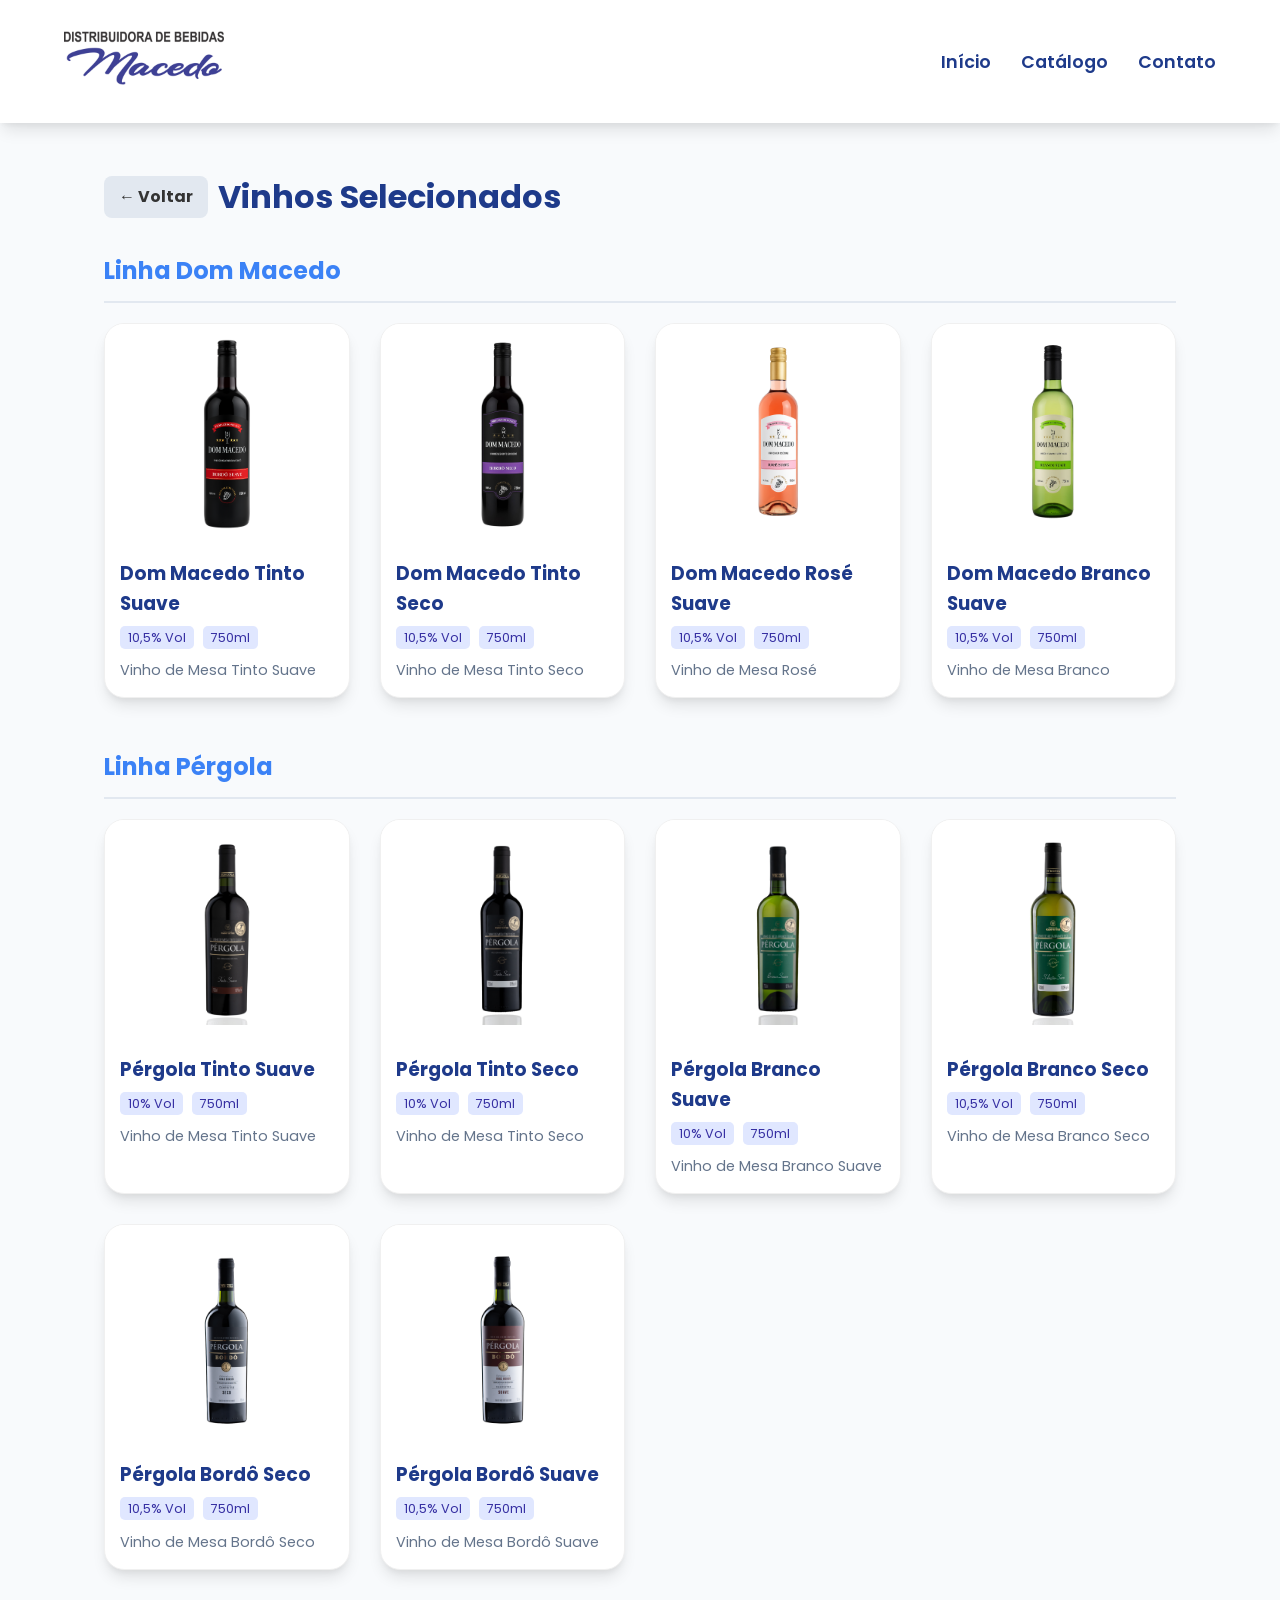
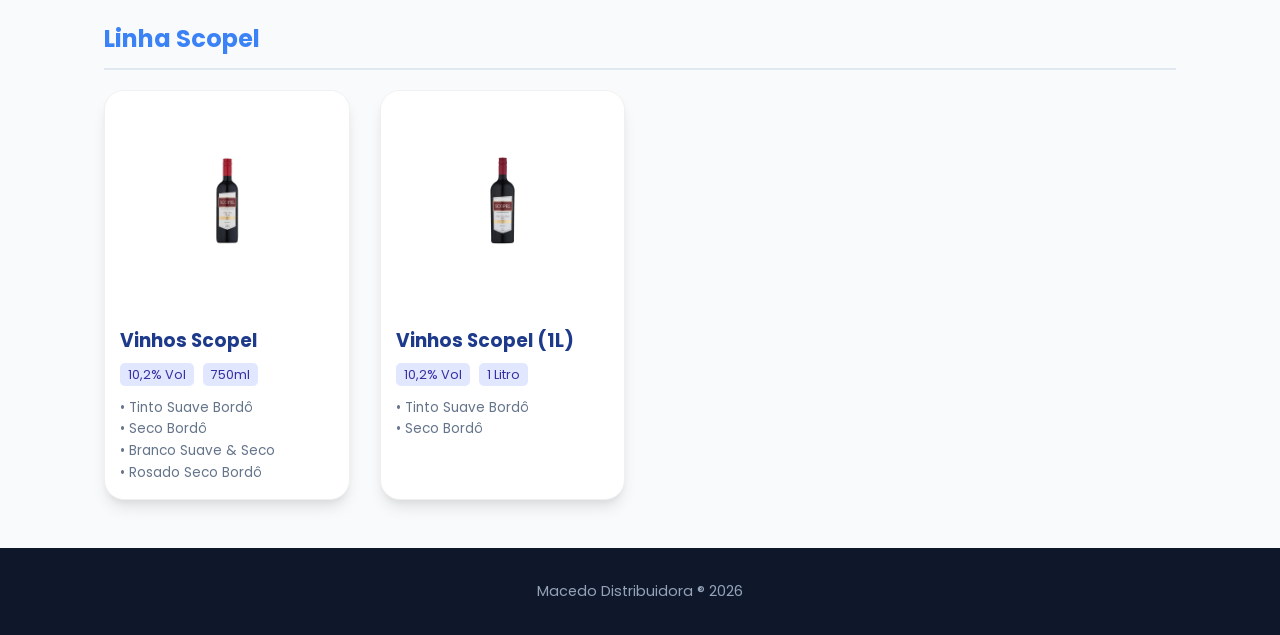
<file: vinhos.html>
<!DOCTYPE html>
<html lang="pt-br">
<head>
    <meta charset="UTF-8">
    <meta name="viewport" content="width=device-width, initial-scale=1.0">
    <title>Macedo | Vinhos</title>
    <link rel="stylesheet" href="style.css">
</head>
<body>

    <header>
        <div class="logo-container">
            <img src="imagens/logo_macedo.png" alt="Logo">
        </div>
        <nav>
            <ul>
                <li><a href="index.html">Início</a></li>
                <li><a href="catalogo.html">Catálogo</a></li>
                <li><a href="contato.html">Contato</a></li>
            </ul>
        </nav>
    </header>

    <main>
        <div style="margin-bottom: 30px; display: flex; align-items: center; gap: 10px;">
            <a href="catalogo.html" style="text-decoration: none; background: #e2e8f0; padding: 8px 15px; border-radius: 8px; color: #333; font-weight: bold;">&larr; Voltar</a>
            <h1 style="color: var(--primary-blue); margin: 0;">Vinhos Selecionados</h1>
        </div>

        <h2 style="color: var(--secondary-blue); margin: 30px 0 20px 0; border-bottom: 2px solid #e2e8f0; padding-bottom: 10px;">Linha Dom Macedo</h2>

        <div class="products-grid">
            
            <div class="product-card">
                <div class="product-img-container">
                    <img src="imagens/vinhos/dommacedo_tintosuave_750.png" class="product-img" alt="Dom Macedo Tinto Suave">
                </div>
                <div class="product-info">
                    <h3 class="product-name">Dom Macedo Tinto Suave</h3>
                    <div style="margin-bottom: 10px;">
                        <span class="tag">10,5% Vol</span>
                        <span class="tag">750ml</span>
                    </div>
                    <p style="color: #64748b; font-size: 0.9rem;">Vinho de Mesa Tinto Suave</p>
                </div>
            </div>

            <div class="product-card">
                <div class="product-img-container">
                    <img src="imagens/vinhos/dommacedo_tintoseco_750.png" class="product-img" alt="Dom Macedo Tinto Seco">
                </div>
                <div class="product-info">
                    <h3 class="product-name">Dom Macedo Tinto Seco</h3>
                    <div style="margin-bottom: 10px;">
                        <span class="tag">10,5% Vol</span>
                        <span class="tag">750ml</span>
                    </div>
                    <p style="color: #64748b; font-size: 0.9rem;">Vinho de Mesa Tinto Seco</p>
                </div>
            </div>

            <div class="product-card">
                <div class="product-img-container">
                    <img src="imagens/vinhos/dommacedo_rosesuave_750.png" class="product-img" alt="Dom Macedo Rosé Suave">
                </div>
                <div class="product-info">
                    <h3 class="product-name">Dom Macedo Rosé Suave</h3>
                    <div style="margin-bottom: 10px;">
                        <span class="tag">10,5% Vol</span>
                        <span class="tag">750ml</span>
                    </div>
                    <p style="color: #64748b; font-size: 0.9rem;">Vinho de Mesa Rosé</p>
                </div>
            </div>

            <div class="product-card">
                <div class="product-img-container">
                    <img src="imagens/vinhos/dommacedo_brancosuave_750.png" class="product-img" alt="Dom Macedo Branco Suave">
                </div>
                <div class="product-info">
                    <h3 class="product-name">Dom Macedo Branco Suave</h3>
                    <div style="margin-bottom: 10px;">
                        <span class="tag">10,5% Vol</span>
                        <span class="tag">750ml</span>
                    </div>
                    <p style="color: #64748b; font-size: 0.9rem;">Vinho de Mesa Branco</p>
                </div>
            </div>

        </div>

        <h2 style="color: var(--secondary-blue); margin: 50px 0 20px 0; border-bottom: 2px solid #e2e8f0; padding-bottom: 10px;">Linha Pérgola</h2>

        <div class="products-grid">
            
            <div class="product-card">
                <div class="product-img-container">
                    <img src="imagens/vinhos/vinho_pergola_suave.png" class="product-img" alt="Pérgola Tinto Suave">
                </div>
                <div class="product-info">
                    <h3 class="product-name">Pérgola Tinto Suave</h3>
                    <div style="margin-bottom: 10px;">
                        <span class="tag">10% Vol</span>
                        <span class="tag">750ml</span>
                    </div>
                    <p style="color: #64748b; font-size: 0.9rem;">Vinho de Mesa Tinto Suave</p>
                </div>
            </div>

            <div class="product-card">
                <div class="product-img-container">
                    <img src="imagens/vinhos/vinho_pergola_seco.png" class="product-img" alt="Pérgola Tinto Seco">
                </div>
                <div class="product-info">
                    <h3 class="product-name">Pérgola Tinto Seco</h3>
                    <div style="margin-bottom: 10px;">
                        <span class="tag">10% Vol</span>
                        <span class="tag">750ml</span>
                    </div>
                    <p style="color: #64748b; font-size: 0.9rem;">Vinho de Mesa Tinto Seco</p>
                </div>
            </div>

            <div class="product-card">
                <div class="product-img-container">
                    <img src="imagens/vinhos/vinho_pergola_brancosuave.png" class="product-img" alt="Pérgola Branco Suave">
                </div>
                <div class="product-info">
                    <h3 class="product-name">Pérgola Branco Suave</h3>
                    <div style="margin-bottom: 10px;">
                        <span class="tag">10% Vol</span>
                        <span class="tag">750ml</span>
                    </div>
                    <p style="color: #64748b; font-size: 0.9rem;">Vinho de Mesa Branco Suave</p>
                </div>
            </div>

            <div class="product-card">
                <div class="product-img-container">
                    <img src="imagens/vinhos/vinho_pergola_brancoseco.png" class="product-img" alt="Pérgola Branco Seco">
                </div>
                <div class="product-info">
                    <h3 class="product-name">Pérgola Branco Seco</h3>
                    <div style="margin-bottom: 10px;">
                        <span class="tag">10,5% Vol</span>
                        <span class="tag">750ml</span>
                    </div>
                    <p style="color: #64748b; font-size: 0.9rem;">Vinho de Mesa Branco Seco</p>
                </div>
            </div>

            <div class="product-card">
                <div class="product-img-container">
                    <img src="imagens/vinhos/vinho_pergola_bordo_seco.png" class="product-img" alt="Pérgola Bordô Seco">
                </div>
                <div class="product-info">
                    <h3 class="product-name">Pérgola Bordô Seco</h3>
                    <div style="margin-bottom: 10px;">
                        <span class="tag">10,5% Vol</span>
                        <span class="tag">750ml</span>
                    </div>
                    <p style="color: #64748b; font-size: 0.9rem;">Vinho de Mesa Bordô Seco</p>
                </div>
            </div>

            <div class="product-card">
                <div class="product-img-container">
                    <img src="imagens/vinhos/vinho_pergola_bordo_suave.png" class="product-img" alt="Pérgola Bordô Suave">
                </div>
                <div class="product-info">
                    <h3 class="product-name">Pérgola Bordô Suave</h3>
                    <div style="margin-bottom: 10px;">
                        <span class="tag">10,5% Vol</span>
                        <span class="tag">750ml</span>
                    </div>
                    <p style="color: #64748b; font-size: 0.9rem;">Vinho de Mesa Bordô Suave</p>
                </div>
            </div>

        </div>

        <h2 style="color: var(--secondary-blue); margin: 50px 0 20px 0; border-bottom: 2px solid #e2e8f0; padding-bottom: 10px;">Linha Scopel</h2>

        <div class="products-grid">
            
            <div class="product-card">
                <div class="product-img-container">
                    <img src="imagens/vinhos/vinho_scopel.png" class="product-img" alt="Vinhos Scopel 750ml">
                </div>
                <div class="product-info">
                    <h3 class="product-name">Vinhos Scopel</h3>
                    <div style="margin-bottom: 10px;">
                        <span class="tag">10,2% Vol</span>
                        <span class="tag">750ml</span>
                    </div>
                    <p style="color: #64748b; font-size: 0.85rem;">
                        • Tinto Suave Bordô<br>
                        • Seco Bordô<br>
                        • Branco Suave & Seco<br>
                        • Rosado Seco Bordô
                    </p>
                </div>
            </div>

            <div class="product-card">
                <div class="product-img-container">
                    <img src="imagens/vinhos/vinho_scopel2.png" class="product-img" alt="Vinhos Scopel 1L">
                </div>
                <div class="product-info">
                    <h3 class="product-name">Vinhos Scopel (1L)</h3>
                    <div style="margin-bottom: 10px;">
                        <span class="tag">10,2% Vol</span>
                        <span class="tag">1 Litro</span>
                    </div>
                    <p style="color: #64748b; font-size: 0.85rem;">
                        • Tinto Suave Bordô<br>
                        • Seco Bordô
                    </p>
                </div>
            </div>

        </div>
    </main>

    <footer>
        <p>Macedo Distribuidora ® 2026</p>
    </footer>

</body>
</html>
</file>
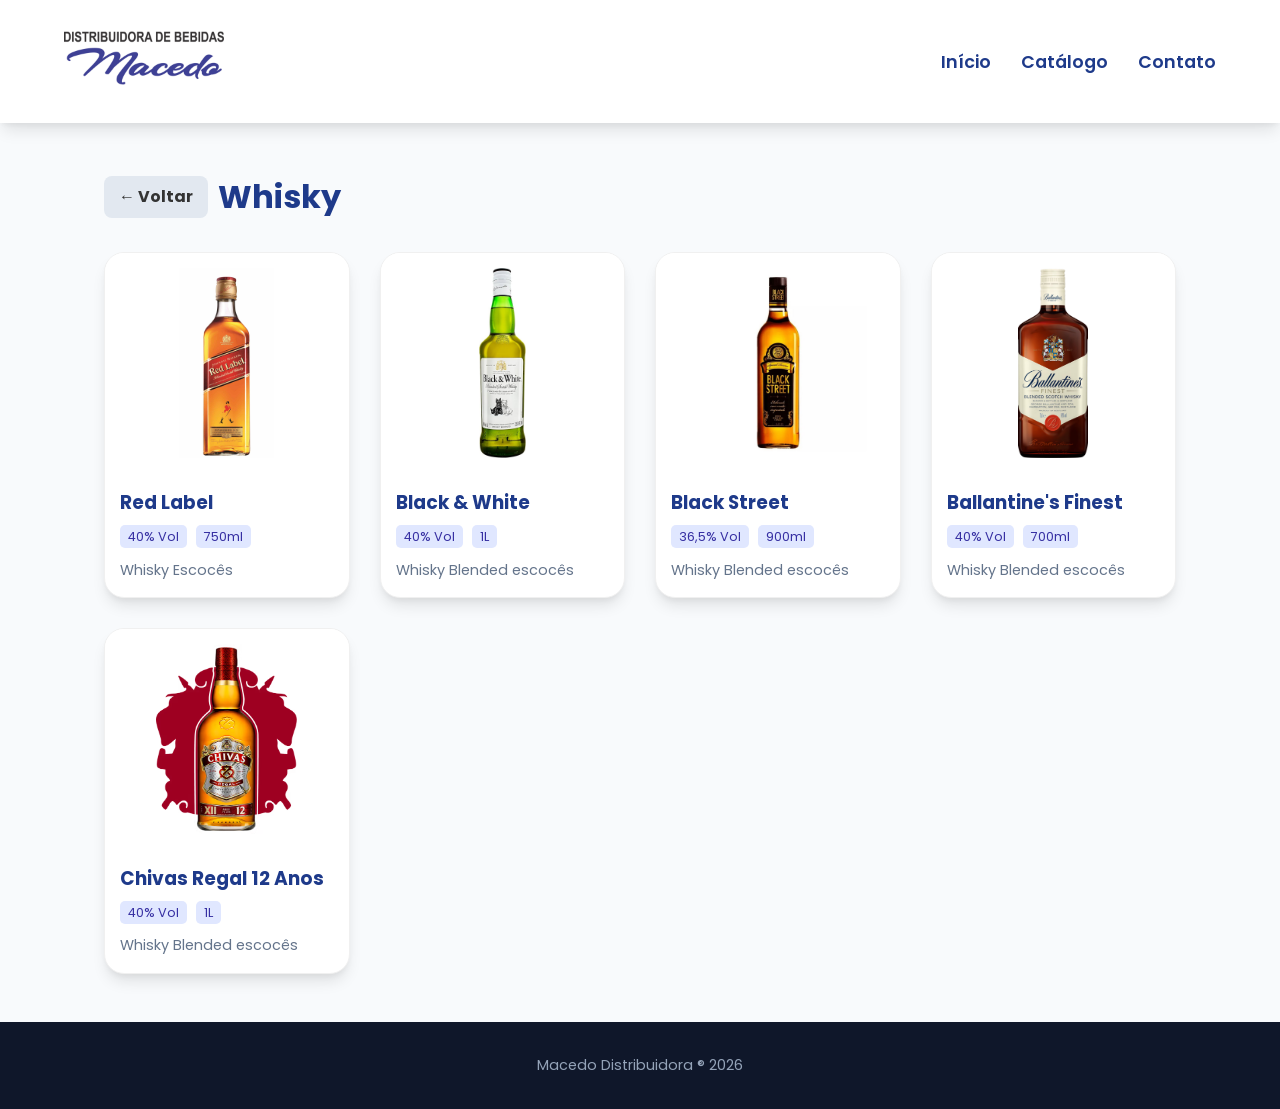
<file: whisky.html>
<!DOCTYPE html>
<html lang="pt-br">
<head>
    <meta charset="UTF-8">
    <meta name="viewport" content="width=device-width, initial-scale=1.0">
    <title>Macedo | Whisky</title>
    <link rel="stylesheet" href="style.css">
</head>
<body>

    <header>
        <div class="logo-container">
            <img src="imagens/logo_macedo.png" alt="Logo">
        </div>
        <nav>
            <ul>
                <li><a href="index.html">Início</a></li>
                <li><a href="catalogo.html">Catálogo</a></li>
                <li><a href="contato.html">Contato</a></li>
            </ul>
        </nav>
    </header>

    <main>
        <div style="margin-bottom: 30px; display: flex; align-items: center; gap: 10px;">
            <a href="catalogo.html" style="text-decoration: none; background: #e2e8f0; padding: 8px 15px; border-radius: 8px; color: #333; font-weight: bold;">&larr; Voltar</a>
            <h1 style="color: var(--primary-blue); margin: 0;">Whisky</h1>
        </div>

        <div class="products-grid">
            
            <div class="product-card">
                <div class="product-img-container">
                    <img src="imagens/whisky/red_label.jpg" class="product-img" alt="Red Label">
                </div>
                <div class="product-info">
                    <h3 class="product-name">Red Label</h3>
                    <div style="margin-bottom: 10px;">
                        <span class="tag">40% Vol</span>
                        <span class="tag">750ml</span>
                    </div>
                    <p style="color: #64748b; font-size: 0.9rem;">Whisky Escocês</p>
                </div>
            </div>

            <div class="product-card">
                <div class="product-img-container">
                    <img src="imagens/whisky/black_white.jpg" class="product-img" alt="Black & White">
                </div>
                <div class="product-info">
                    <h3 class="product-name">Black & White</h3>
                    <div style="margin-bottom: 10px;">
                        <span class="tag">40% Vol</span>
                        <span class="tag">1L</span>
                    </div>
                    <p style="color: #64748b; font-size: 0.9rem;">Whisky Blended escocês</p>
                </div>
            </div>

            <div class="product-card">
                <div class="product-img-container">
                    <img src="imagens/whisky/black_street.jpg" class="product-img" alt="Black Street">
                </div>
                <div class="product-info">
                    <h3 class="product-name">Black Street</h3>
                    <div style="margin-bottom: 10px;">
                        <span class="tag">36,5% Vol</span>
                        <span class="tag">900ml</span>
                    </div>
                    <p style="color: #64748b; font-size: 0.9rem;">Whisky Blended escocês</p>
                </div>
            </div>

            <div class="product-card">
                <div class="product-img-container">
                    <img src="imagens/whisky/ballantines_finest.jpg" class="product-img" alt="Ballantine's Finest">
                </div>
                <div class="product-info">
                    <h3 class="product-name">Ballantine's Finest</h3>
                    <div style="margin-bottom: 10px;">
                        <span class="tag">40% Vol</span>
                        <span class="tag">700ml</span>
                    </div>
                    <p style="color: #64748b; font-size: 0.9rem;">Whisky Blended escocês</p>
                </div>
            </div>

            <div class="product-card">
                <div class="product-img-container">
                    <img src="imagens/whisky/chivas.jpg" class="product-img" alt="Chivas Regal 12 Anos">
                </div>
                <div class="product-info">
                    <h3 class="product-name">Chivas Regal 12 Anos</h3>
                    <div style="margin-bottom: 10px;">
                        <span class="tag">40% Vol</span>
                        <span class="tag">1L</span>
                    </div>
                    <p style="color: #64748b; font-size: 0.9rem;">Whisky Blended escocês</p>
                </div>
            </div>

        </div>
    </main>

    <footer>
        <p>Macedo Distribuidora ® 2026</p>
    </footer>

</body>
</html>
</file>
<file: style.css>
@import url('https://fonts.googleapis.com/css2?family=Poppins:wght@300;400;600;700&display=swap');

:root {
    --primary-blue: #1e3a8a;
    --secondary-blue: #3b82f6;
    --dark-bg: #0f172a;
    --light-bg: #f8fafc;
    --text-main: #1e293b;
    --text-light: #f1f5f9;
    --shadow: 0 10px 15px -3px rgba(0, 0, 0, 0.1), 0 4px 6px -2px rgba(0, 0, 0, 0.05);
}

* { margin: 0; padding: 0; box-sizing: border-box; }

body {
    font-family: 'Poppins', sans-serif;
    background-color: var(--light-bg);
    color: var(--text-main);
    line-height: 1.6;
    display: flex;
    flex-direction: column;
    min-height: 100vh;
}

/* --- Cabeçalho --- */
header {
    background-color: rgba(255, 255, 255, 0.95);
    backdrop-filter: blur(10px);
    box-shadow: var(--shadow);
    padding: 0.8rem 5%;
    display: flex;
    justify-content: space-between;
    align-items: center;
    position: sticky;
    top: 0;
    z-index: 1000;
    transition: all 0.3s ease;
}

.logo-container img {
    height: 90px;
    width: auto;
    transition: transform 0.3s;
}
.logo-container img:hover { transform: scale(1.05); }

nav ul {
    list-style: none;
    display: flex;
    gap: 30px;
}

nav a {
    text-decoration: none;
    color: var(--primary-blue);
    font-weight: 600;
    font-size: 1.1rem;
    position: relative;
    padding-bottom: 5px;
}

nav a::after {
    content: '';
    position: absolute;
    width: 0;
    height: 3px;
    bottom: 0;
    left: 0;
    background-color: var(--secondary-blue);
    transition: width 0.3s;
}
nav a:hover::after { width: 100%; }

/* --- Conteúdo Principal --- */
main {
    flex: 1;
    padding: 3rem 5%;
    max-width: 1200px;
    margin: 0 auto;
    width: 100%;
}

h1 { color: var(--primary-blue); margin-bottom: 0.5rem; }

/* Classe para espaçamento no catálogo */
.page-subtitle {
    margin-bottom: 3rem;
    color: #64748b;
    font-size: 1.1rem;
}

/* --- Hero Section (Banner Inicial) --- */
.hero {
    background: linear-gradient(135deg, #0f172a 0%, #1e3a8a 100%);
    color: var(--text-light);
    padding: 4rem 2rem;
    border-radius: 20px;
    text-align: center;
    margin-bottom: 3rem;
    box-shadow: 0 20px 25px -5px rgba(0, 0, 0, 0.1);
    /* Estes dois são cruciais para o círculo não vazar */
    position: relative;
    overflow: hidden;
}

/* O CÓDIGO DO CÍRCULO DE VOLTA AQUI */
.hero::before {
    content: '';
    position: absolute;
    top: -50%;
    left: -10%;
    width: 300px;
    height: 300px;
    background: rgba(255, 255, 255, 0.08); /* Um pouco mais sutil */
    border-radius: 50%;
    pointer-events: none; /* Garante que não atrapalhe cliques */
}

.hero h1 { color: #fff; font-size: 2.5rem; position: relative; z-index: 2; }
.hero p { position: relative; z-index: 2; }

/* --- Features (Institucional) --- */
.features {
    display: flex;
    gap: 30px;
    flex-wrap: wrap;
    margin-top: 3rem;
}

.feature-box {
    background: white;
    padding: 2rem;
    border-radius: 15px;
    box-shadow: var(--shadow);
    flex: 1;
    min-width: 280px;
    text-align: center;
    border-top: 5px solid var(--secondary-blue);
}

/* --- Contato --- */
.contact-wrapper {
    max-width: 700px;
    margin: 0 auto;
    text-align: center;
    display: flex;
    flex-direction: column;
    align-items: center;
    gap: 40px;
}

.btn-whatsapp {
    background: linear-gradient(90deg, #25D366, #128C7E);
    color: white;
    padding: 15px 30px;
    border-radius: 50px;
    text-decoration: none;
    font-weight: bold;
    font-size: 1.2rem;
    display: inline-flex;
    align-items: center;
    justify-content: center;
    gap: 10px;
    box-shadow: 0 10px 20px rgba(37, 211, 102, 0.3);
    transition: all 0.3s;
    text-align: center;
}

.btn-whatsapp:hover { transform: scale(1.05); }

.info-card {
    background: white;
    padding: 2rem;
    border-radius: 20px;
    box-shadow: var(--shadow);
    width: 100%;
    border: 1px solid #e2e8f0;
}

/* --- Catálogo --- */
.category-grid {
    display: grid;
    grid-template-columns: repeat(auto-fit, minmax(220px, 1fr));
    gap: 25px;
}

.category-btn {
    background: white;
    color: var(--primary-blue);
    padding: 2rem;
    text-align: center;
    text-decoration: none;
    font-weight: 700;
    border-radius: 15px;
    box-shadow: var(--shadow);
    transition: all 0.3s;
    font-size: 1.2rem;
    display: flex;
    flex-direction: column;
    align-items: center;
    gap: 15px;
}

.category-btn:hover {
    background: var(--primary-blue);
    color: white;
    transform: translateY(-5px);
}

/* --- Produtos --- */
.products-grid {
    display: grid;
    grid-template-columns: repeat(4, 1fr);
    gap: 30px;
}

.product-card {
    background: white;
    border-radius: 20px;
    overflow: hidden;
    box-shadow: var(--shadow);
    position: relative;
    border: 1px solid #f0f0f0;
}

.maker-logo {
    position: absolute;
    top: 15px;
    right: 15px;
    width: 40px;
    height: 40px;
    background: white;
    border-radius: 50%;
    padding: 5px;
    object-fit: contain;
    box-shadow: 0 2px 5px rgba(0,0,0,0.1);
}

.product-img-container {
    height: 220px;
    background: #fff;
    display: flex;
    align-items: center;
    justify-content: center;
    padding: 15px;
}

.product-img { max-height: 100%; max-width: 100%; object-fit: contain; }
.product-info { padding: 15px; }
.product-name { color: var(--primary-blue); font-weight: 700; margin-bottom: 5px; }
.tag { background: #e0e7ff; color: #3730a3; padding: 3px 8px; border-radius: 5px; font-size: 0.8rem; margin-right: 5px; }

/* --- Rodapé --- */
footer {
    background-color: var(--dark-bg);
    color: #94a3b8;
    text-align: center;
    padding: 2rem;
    margin-top: auto;
    font-size: 0.9rem;
}

/* =========================================
   RESPONSIVIDADE (MOBILE)
   ========================================= */
@media (max-width: 768px) {
    
    header {
        flex-direction: column;
        gap: 15px;
        padding: 1rem;
    }

    .logo-container img { height: 70px; }

    nav ul {
        flex-wrap: wrap;
        justify-content: center;
        gap: 15px;
    }

    nav a {
        font-size: 1rem;
        padding: 5px 10px;
        background-color: #f1f5f9;
        border-radius: 8px;
    }

    main { padding: 2rem 5%; }
    
    .hero { padding: 2rem 1.5rem; }
    .hero h1 { font-size: 1.8rem; }

    .contact-wrapper { width: 100%; }
    
    .btn-whatsapp {
        width: 100%;
        font-size: 1rem;
        padding: 15px;
        flex-direction: column;
    }

    .info-card { padding: 1.5rem; }

    .products-grid { grid-template-columns: 1fr; }
    
    @media (min-width: 480px) and (max-width: 768px) {
        .products-grid { grid-template-columns: repeat(2, 1fr); }
    }
}
</file>
